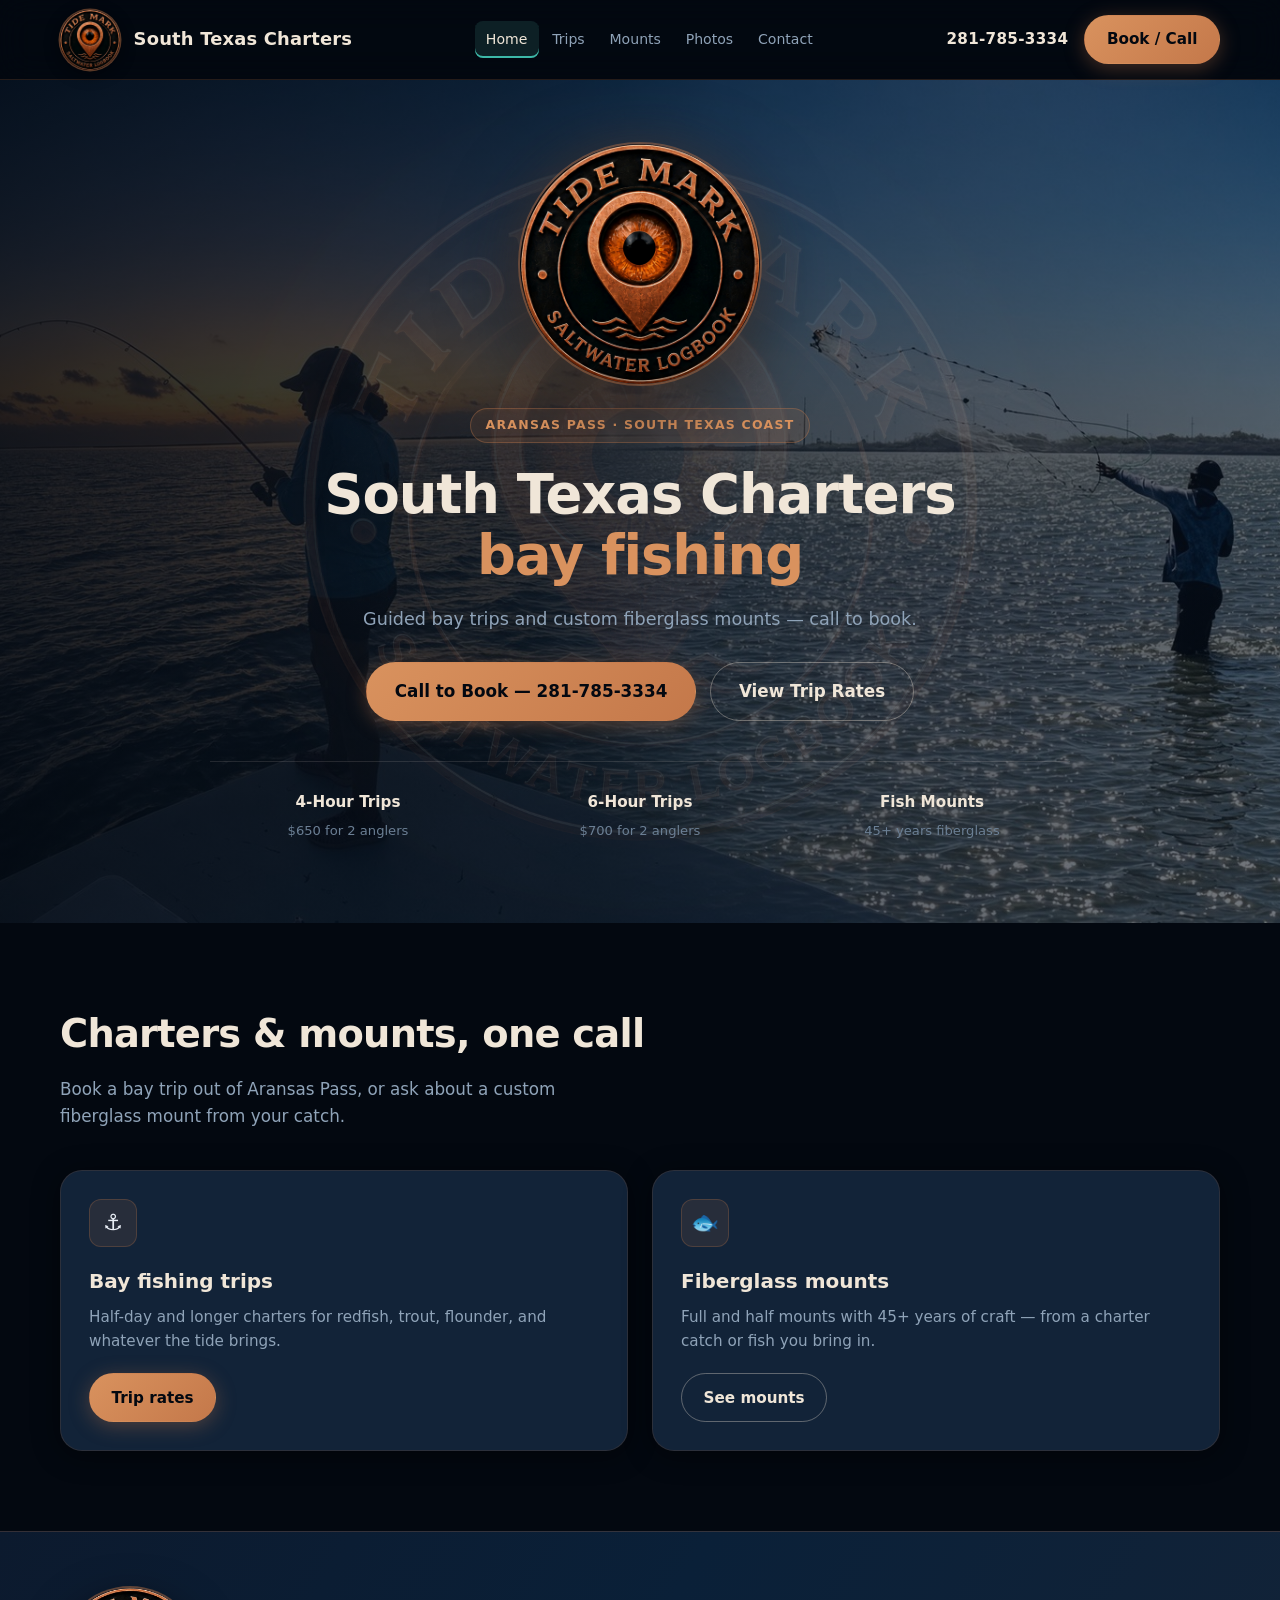
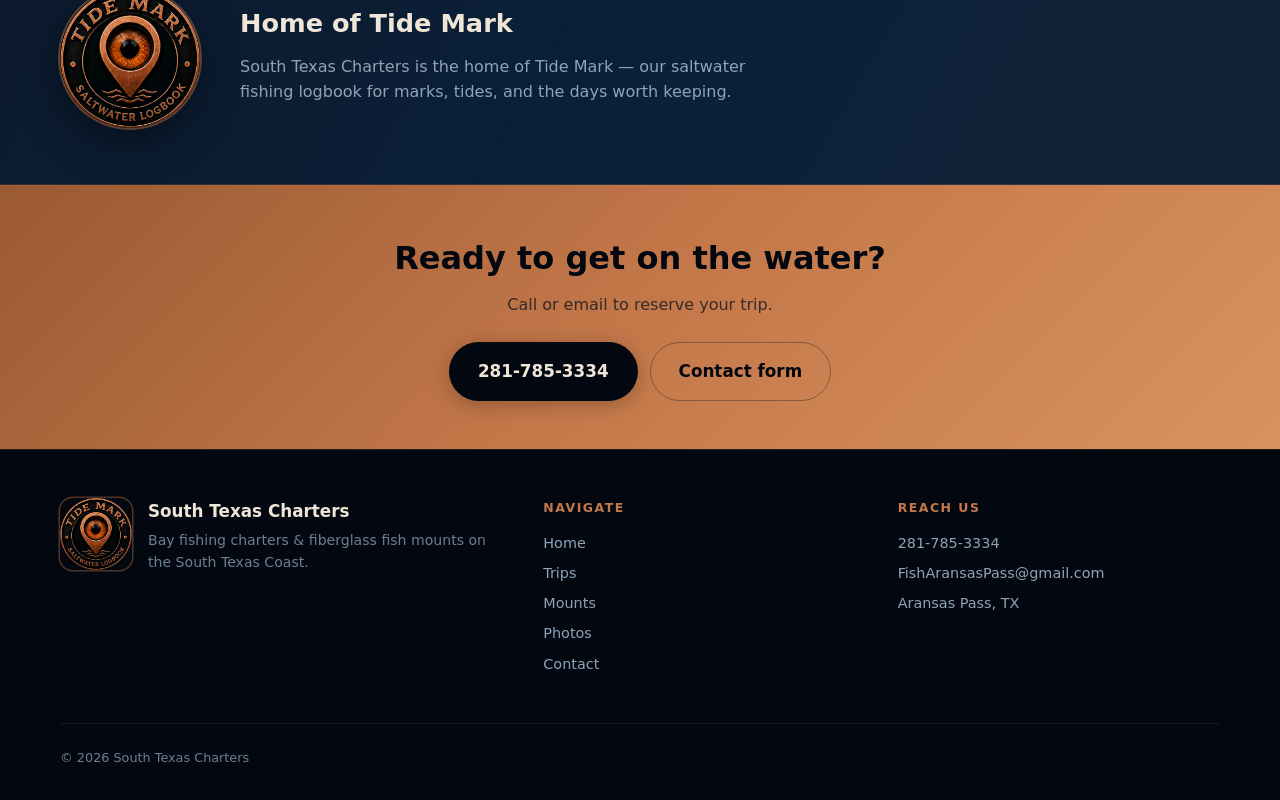
<file: index.html>
<!DOCTYPE html>
<html lang="en">
<head>
  <meta name="google-site-verification" content="J0DwmK0rS-ixHGX6YNfjb8j08rnzRotejl9WS0Tvoow" />
  <meta charset="UTF-8" />
  <meta name="viewport" content="width=device-width, initial-scale=1" />
  <title>South Texas Charters | Bay Fishing &amp; Fish Mounts | Aransas Pass, TX</title>
  <meta name="description" content="Premium bay fishing charters and custom fiberglass fish mounts in Aransas Pass, Texas. Home of Tide Mark. Call 281-785-3334." />
  <link rel="icon" type="image/png" sizes="32x32" href="assets/favicon-32.png" />
  <link rel="apple-touch-icon" href="assets/favicon-180.png" />
  <link rel="stylesheet" href="css/styles.css" />
</head>
<body>
  <header class="site-header">
    <div class="container header-inner">
      <a href="index.html" class="brand" aria-label="South Texas Charters home">
        <img class="brand-seal" src="assets/tide-mark-seal.png" width="60" height="60" alt="Tide Mark Saltwater Logbook seal — South Texas Charters" />
        <span class="brand-text">
          <span class="brand-name">South Texas Charters</span>
        </span>
      </a>

      <nav class="nav-desktop" aria-label="Primary">
        <a href="index.html" class="active">Home</a>
        <a href="trips.html">Trips</a>
        <a href="mounts.html">Mounts</a>
        <a href="photos.html">Photos</a>
        <a href="contact.html">Contact</a>
      </nav>

      <div class="header-cta">
        <a class="header-phone" href="tel:2817853334">281-785-3334</a>
        <a class="btn btn-primary" href="tel:2817853334">Book / Call</a>
      </div>

      <button class="nav-toggle" type="button" aria-label="Open menu" aria-expanded="false">
        <span></span><span></span><span></span>
      </button>
    </div>
  </header>

  <nav class="nav-mobile" aria-label="Mobile">
    <a href="index.html" class="active">Home</a>
    <a href="trips.html">Trips</a>
    <a href="mounts.html">Mounts</a>
    <a href="photos.html">Photos</a>
    <a href="contact.html">Contact</a>
    <a class="btn btn-primary" href="tel:2817853334">Call 281-785-3334</a>
  </nav>
  <main>
    <section class="hero" id="home">
      <div class="hero-bg" role="img" aria-label="Sunset angler and cast net on a South Texas bay"></div>
      <img class="hero-watermark" src="assets/tide-mark-seal.png" alt="" aria-hidden="true" />
      <div class="container hero-content">
        <div class="hero-seal-center">
          <img src="assets/tide-mark-seal.png" alt="Tide Mark Saltwater Logbook seal" width="240" height="240" />
        </div>
        <div class="hero-badge">Aransas Pass · South Texas Coast</div>
        <h1>South Texas Charters<br /><span class="accent">bay fishing</span></h1>
        <p class="hero-sub">Guided bay trips and custom fiberglass mounts — call to book.</p>
        <div class="hero-ctas">
          <a class="btn btn-primary btn-lg" href="tel:2817853334">Call to Book — 281-785-3334</a>
          <a class="btn btn-secondary btn-lg" href="trips.html">View Trip Rates</a>
        </div>
        <div class="hero-meta">
          <div class="hero-meta-item">
            <strong>4-Hour Trips</strong>
            <span>$650 for 2 anglers</span>
          </div>
          <div class="hero-meta-item">
            <strong>6-Hour Trips</strong>
            <span>$700 for 2 anglers</span>
          </div>
          <div class="hero-meta-item">
            <strong>Fish Mounts</strong>
            <span>45+ years fiberglass</span>
          </div>
        </div>
      </div>
    </section>

    <section class="section">
      <div class="container">
        <div class="section-header">
          <h2 class="section-title">Charters &amp; mounts, one call</h2>
          <p class="section-lead">Book a bay trip out of Aransas Pass, or ask about a custom fiberglass mount from your catch.</p>
        </div>
        <div class="cards-grid two">
          <article class="card">
            <div class="card-icon" aria-hidden="true">⚓</div>
            <h3>Bay fishing trips</h3>
            <p>Half-day and longer charters for redfish, trout, flounder, and whatever the tide brings.</p>
            <a class="btn btn-primary" href="trips.html">Trip rates</a>
          </article>
          <article class="card">
            <div class="card-icon" aria-hidden="true">🐟</div>
            <h3>Fiberglass mounts</h3>
            <p>Full and half mounts with 45+ years of craft — from a charter catch or fish you bring in.</p>
            <a class="btn btn-secondary" href="mounts.html">See mounts</a>
          </article>
        </div>
      </div>
    </section>

    <section class="tidemark-band" aria-label="Tide Mark">
      <div class="container tidemark-inner">
        <img class="tidemark-seal-lg" src="assets/tide-mark-seal.png" alt="Tide Mark Saltwater Logbook seal" width="140" height="140" />
        <div class="tidemark-copy">
          <h2>Home of Tide Mark</h2>
          <p>
            South Texas Charters is the home of Tide Mark — our saltwater fishing logbook for marks, tides, and the days worth keeping.
          </p>
        </div>
      </div>
    </section>

    <section class="cta-banner">
      <div class="container">
        <h2>Ready to get on the water?</h2>
        <p>Call or email to reserve your trip.</p>
        <div class="cta-actions">
          <a class="btn btn-on-copper btn-lg" href="tel:2817853334">281-785-3334</a>
          <a class="btn btn-ghost btn-lg" href="contact.html">Contact form</a>
        </div>
      </div>
    </section>
  </main>
  <footer class="site-footer">
    <div class="container">
      <div class="footer-grid">
        <div class="footer-brand">
          <img src="assets/tide-mark-seal.png" alt="Tide Mark Saltwater Logbook seal" width="72" height="72" />
          <div>
            <h3>South Texas Charters</h3>
            <p>Bay fishing charters &amp; fiberglass fish mounts on the South Texas Coast.</p>
          </div>
        </div>
        <div class="footer-col">
          <h4>Navigate</h4>
          <a href="index.html">Home</a>
          <a href="trips.html">Trips</a>
          <a href="mounts.html">Mounts</a>
          <a href="photos.html">Photos</a>
          <a href="contact.html">Contact</a>
        </div>
        <div class="footer-col">
          <h4>Reach us</h4>
          <a href="tel:2817853334">281-785-3334</a>
          <a href="mailto:FishAransasPass@gmail.com">FishAransasPass@gmail.com</a>
          <p>Aransas Pass, TX</p>
        </div>
      </div>
      <div class="footer-bottom">
        <span>© 2026 South Texas Charters</span>
      </div>
    </div>
  </footer>

  <div class="mobile-bar" role="navigation" aria-label="Quick actions">
    <a class="btn btn-primary" href="tel:2817853334">Call 281-785-3334</a>
    <a class="btn btn-secondary" href="trips.html">Rates</a>
  </div>

  <script src="js/main.js"></script>
</body>
</html>
</file>
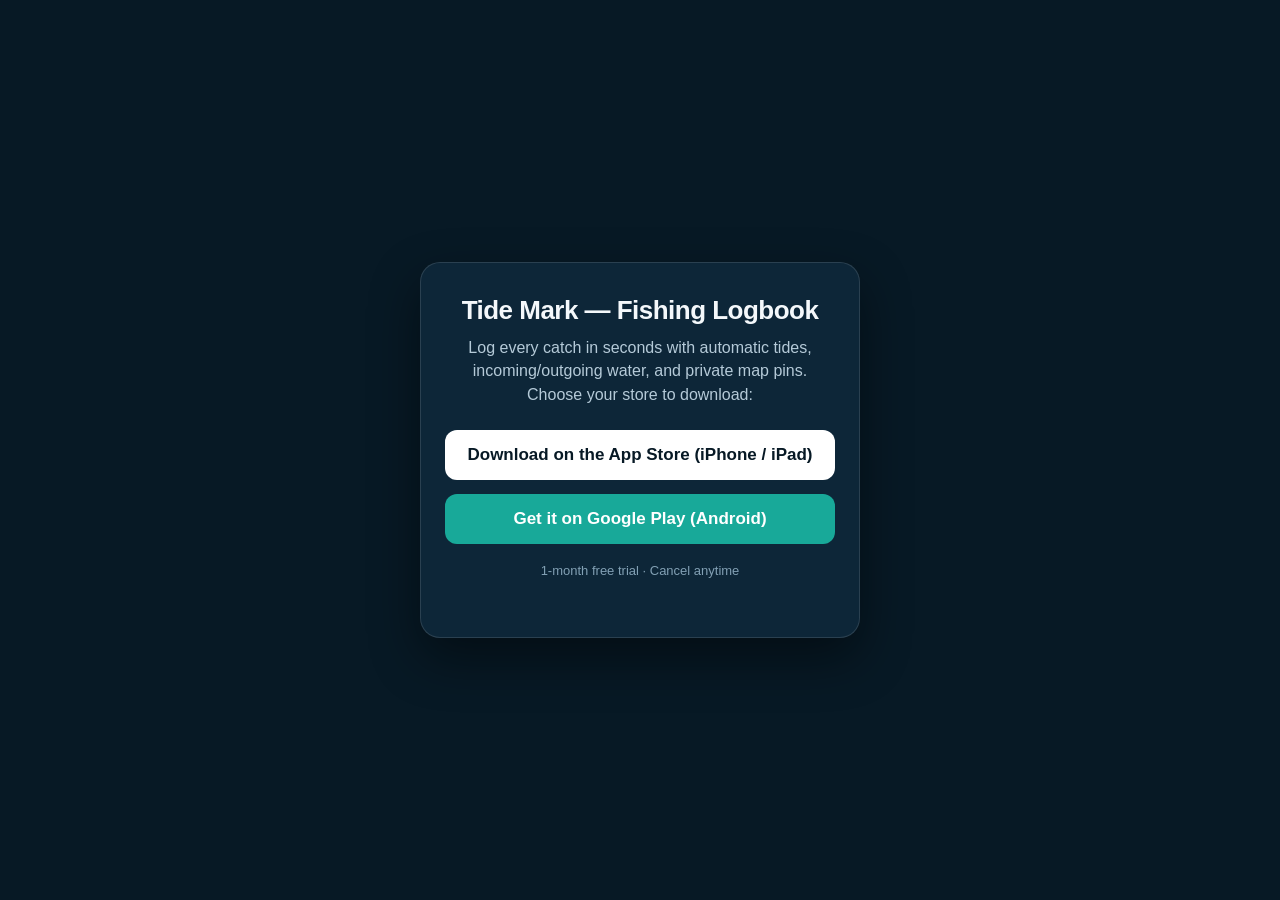
<file: tidemark/index.html>
<!DOCTYPE html>
<html lang="en">
<head>
  <meta charset="utf-8" />
  <meta name="viewport" content="width=device-width, initial-scale=1" />
  <title>Download Tide Mark — Fishing Logbook</title>
  <meta name="description" content="Download Tide Mark Fishing Logbook on the App Store or Google Play. Log every catch in seconds with automatic tides, weather, and map pins." />
  <meta property="og:title" content="Tide Mark — Your Logbook, Your Spots" />
  <meta property="og:description" content="Log every catch in seconds with automatic tide height, incoming/outgoing water, and private map pins. Download on the App Store or Google Play." />
  <meta property="og:type" content="website" />
  <meta property="og:url" content="https://southtexascharters.com/tidemark" />
  <script>
    (function () {
      var ua = navigator.userAgent || navigator.vendor || window.opera || "";
      var iosUrl = "https://apps.apple.com/us/app/tide-mark-fishing-logbook/id6808864529";
      var androidUrl = "https://play.google.com/store/apps/details?id=com.tidemark.logbook";
      if (/android/i.test(ua)) {
        window.location.replace(androidUrl);
      } else if (/iPad|iPhone|iPod/.test(ua) || (navigator.platform === "MacIntel" && navigator.maxTouchPoints > 1)) {
        window.location.replace(iosUrl);
      }
    })();
  </script>
  <style>
    * { box-sizing: border-box; margin: 0; padding: 0; }
    body {
      font-family: -apple-system, BlinkMacSystemFont, "Segoe UI", Roboto, Helvetica, Arial, sans-serif;
      background: #071925;
      color: #f4f8fb;
      min-height: 100vh;
      display: flex;
      align-items: center;
      justify-content: center;
      padding: 24px;
      text-align: center;
    }
    .card {
      max-width: 440px;
      width: 100%;
      background: #0d2638;
      border: 1px solid rgba(255,255,255,0.12);
      border-radius: 20px;
      padding: 32px 24px;
      box-shadow: 0 20px 50px rgba(0,0,0,0.45);
    }
    h1 {
      font-size: 26px;
      font-weight: 800;
      letter-spacing: -0.02em;
      margin-bottom: 10px;
    }
    p {
      color: #b5cad8;
      font-size: 16px;
      line-height: 1.45;
      margin-bottom: 24px;
    }
    .btns {
      display: flex;
      flex-direction: column;
      gap: 14px;
    }
    .btn {
      display: block;
      text-decoration: none;
      font-weight: 700;
      font-size: 17px;
      padding: 15px 20px;
      border-radius: 12px;
      transition: transform 0.12s ease, opacity 0.12s ease;
    }
    .btn:active { transform: scale(0.98); }
    .btn-apple {
      background: #ffffff;
      color: #071925;
    }
    .btn-google {
      background: #18a999;
      color: #ffffff;
    }
    .sub {
      margin-top: 18px;
      font-size: 13px;
      color: #82a0b4;
    }
  </style>
</head>
<body>
  <div class="card">
    <h1>Tide Mark — Fishing Logbook</h1>
    <p>Log every catch in seconds with automatic tides, incoming/outgoing water, and private map pins. Choose your store to download:</p>
    <div class="btns">
      <a class="btn btn-apple" href="https://apps.apple.com/us/app/tide-mark-fishing-logbook/id6808864529">Download on the App Store (iPhone / iPad)</a>
      <a class="btn btn-google" href="https://play.google.com/store/apps/details?id=com.tidemark.logbook">Get it on Google Play (Android)</a>
    </div>
    <p class="sub">1-month free trial · Cancel anytime</p>
  </div>
</body>
</html>
</file>
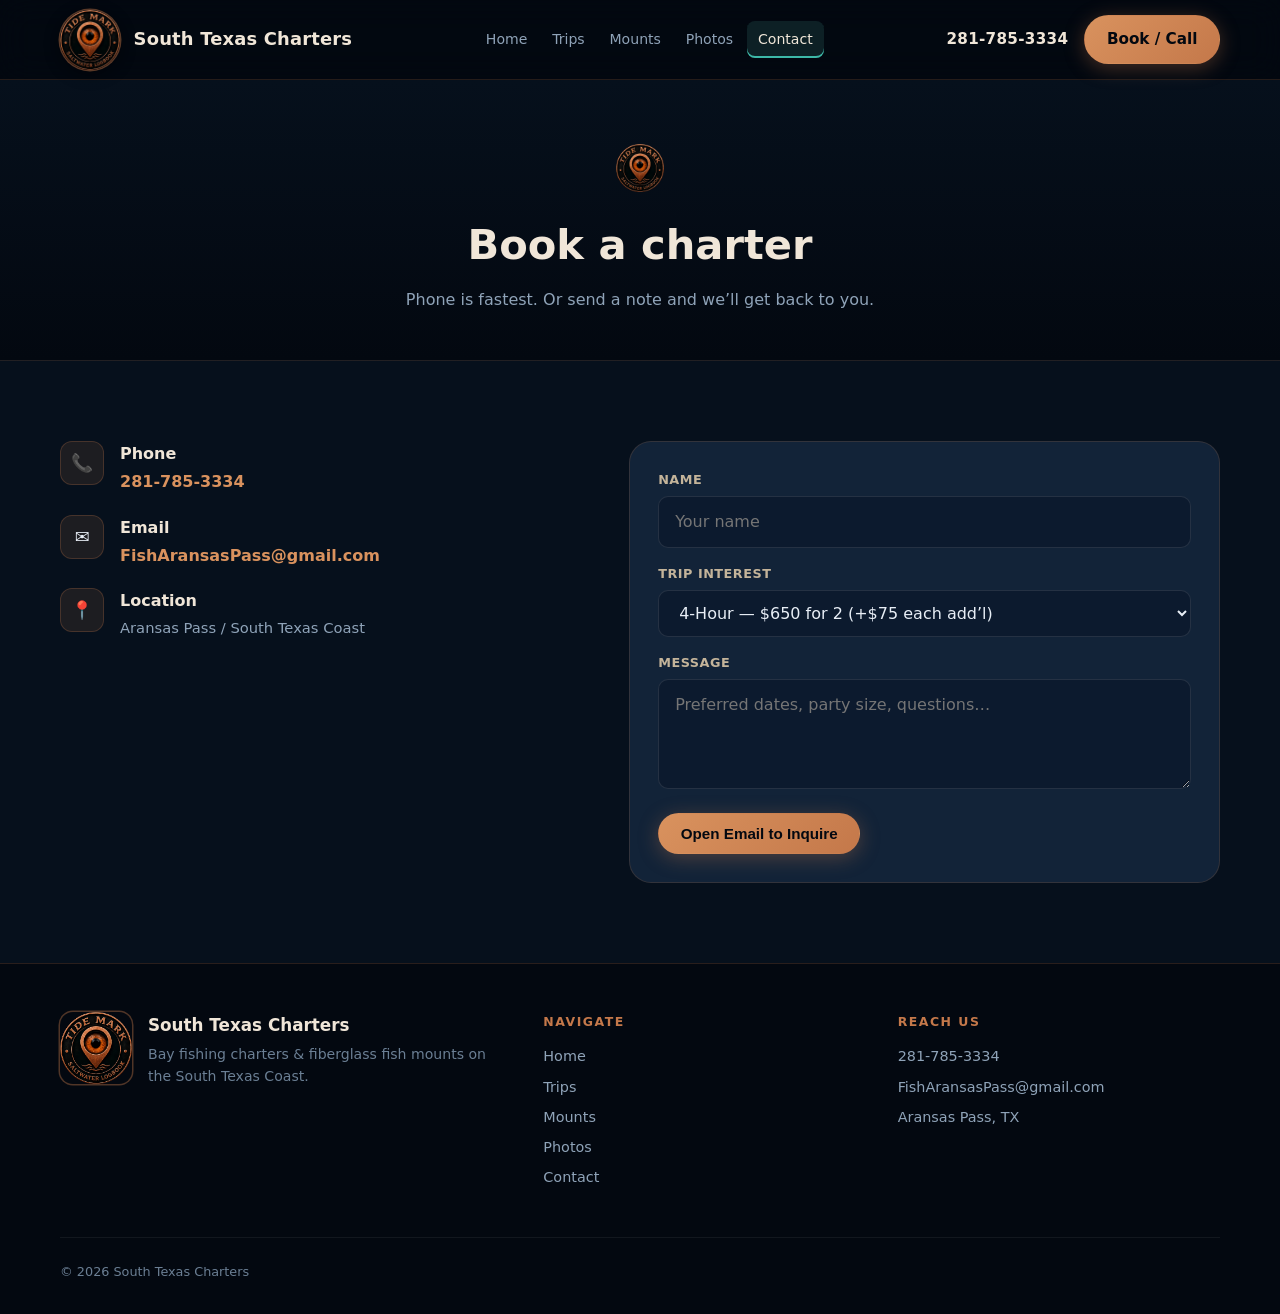
<file: contact.html>
<!DOCTYPE html>
<html lang="en">
<head>
  <meta charset="UTF-8" />
  <meta name="viewport" content="width=device-width, initial-scale=1" />
  <title>Contact &amp; Book | South Texas Charters</title>
  <meta name="description" content="Book a South Texas Charters bay trip or ask about fish mounts. Call 281-785-3334 or email FishAransasPass@gmail.com." />
  <link rel="icon" type="image/png" sizes="32x32" href="assets/favicon-32.png" />
  <link rel="apple-touch-icon" href="assets/favicon-180.png" />
  <link rel="stylesheet" href="css/styles.css" />
</head>
<body>
  <header class="site-header">
    <div class="container header-inner">
      <a href="index.html" class="brand" aria-label="South Texas Charters home">
        <img class="brand-seal" src="assets/tide-mark-seal.png" width="60" height="60" alt="Tide Mark Saltwater Logbook seal — South Texas Charters" />
        <span class="brand-text">
          <span class="brand-name">South Texas Charters</span>
        </span>
      </a>

      <nav class="nav-desktop" aria-label="Primary">
        <a href="index.html">Home</a>
        <a href="trips.html">Trips</a>
        <a href="mounts.html">Mounts</a>
        <a href="photos.html">Photos</a>
        <a href="contact.html" class="active">Contact</a>
      </nav>

      <div class="header-cta">
        <a class="header-phone" href="tel:2817853334">281-785-3334</a>
        <a class="btn btn-primary" href="tel:2817853334">Book / Call</a>
      </div>

      <button class="nav-toggle" type="button" aria-label="Open menu" aria-expanded="false">
        <span></span><span></span><span></span>
      </button>
    </div>
  </header>

  <nav class="nav-mobile" aria-label="Mobile">
    <a href="index.html">Home</a>
    <a href="trips.html">Trips</a>
    <a href="mounts.html">Mounts</a>
    <a href="photos.html">Photos</a>
    <a href="contact.html" class="active">Contact</a>
    <a class="btn btn-primary" href="tel:2817853334">Call 281-785-3334</a>
  </nav>
  <main>
    <section class="page-hero">
      <div class="container">
        <div class="brand-inline">
          <img src="assets/tide-mark-seal.png" alt="Tide Mark Saltwater Logbook seal" width="48" height="48" />
        </div>
        <h1>Book a charter</h1>
        <p>Phone is fastest. Or send a note and we’ll get back to you.</p>
      </div>
    </section>

    <section class="section section-alt" id="contact">
      <div class="container">
        <div class="contact-grid">
          <div class="contact-details">
            <div class="contact-row">
              <div class="contact-icon" aria-hidden="true">📞</div>
              <div>
                <strong>Phone</strong>
                <a href="tel:2817853334">281-785-3334</a>
              </div>
            </div>
            <div class="contact-row">
              <div class="contact-icon" aria-hidden="true">✉️</div>
              <div>
                <strong>Email</strong>
                <a href="mailto:FishAransasPass@gmail.com">FishAransasPass@gmail.com</a>
              </div>
            </div>
            <div class="contact-row">
              <div class="contact-icon" aria-hidden="true">📍</div>
              <div>
                <strong>Location</strong>
                <p>Aransas Pass / South Texas Coast</p>
              </div>
            </div>
          </div>

          <form class="contact-form" action="mailto:FishAransasPass@gmail.com" method="get" enctype="text/plain">
            <input type="hidden" name="subject" value="South Texas Charters — Charter Inquiry" />
            <div class="form-row">
              <label for="name">Name</label>
              <input id="name" name="body" type="text" placeholder="Your name" required />
            </div>
            <div class="form-row">
              <label for="trip">Trip interest</label>
              <select id="trip" name="trip">
                <option>4-Hour — $650 for 2 (+$75 each add’l)</option>
                <option>6-Hour — $700 for 2 (+$100 each add’l)</option>
                <option>Fish mounts</option>
                <option>Not sure — call me</option>
              </select>
            </div>
            <div class="form-row">
              <label for="msg">Message</label>
              <textarea id="msg" name="message" placeholder="Preferred dates, party size, questions…"></textarea>
            </div>
            <button class="btn btn-primary" type="submit">Open Email to Inquire</button>
          </form>
        </div>
      </div>
    </section>
  </main>
  <footer class="site-footer">
    <div class="container">
      <div class="footer-grid">
        <div class="footer-brand">
          <img src="assets/tide-mark-seal.png" alt="Tide Mark Saltwater Logbook seal" width="72" height="72" />
          <div>
            <h3>South Texas Charters</h3>
            <p>Bay fishing charters &amp; fiberglass fish mounts on the South Texas Coast.</p>
          </div>
        </div>
        <div class="footer-col">
          <h4>Navigate</h4>
          <a href="index.html">Home</a>
          <a href="trips.html">Trips</a>
          <a href="mounts.html">Mounts</a>
          <a href="photos.html">Photos</a>
          <a href="contact.html">Contact</a>
        </div>
        <div class="footer-col">
          <h4>Reach us</h4>
          <a href="tel:2817853334">281-785-3334</a>
          <a href="mailto:FishAransasPass@gmail.com">FishAransasPass@gmail.com</a>
          <p>Aransas Pass, TX</p>
        </div>
      </div>
      <div class="footer-bottom">
        <span>© 2026 South Texas Charters</span>
      </div>
    </div>
  </footer>

  <div class="mobile-bar" role="navigation" aria-label="Quick actions">
    <a class="btn btn-primary" href="tel:2817853334">Call 281-785-3334</a>
    <a class="btn btn-secondary" href="trips.html">Rates</a>
  </div>

  <script src="js/main.js"></script>
</body>
</html>
</file>
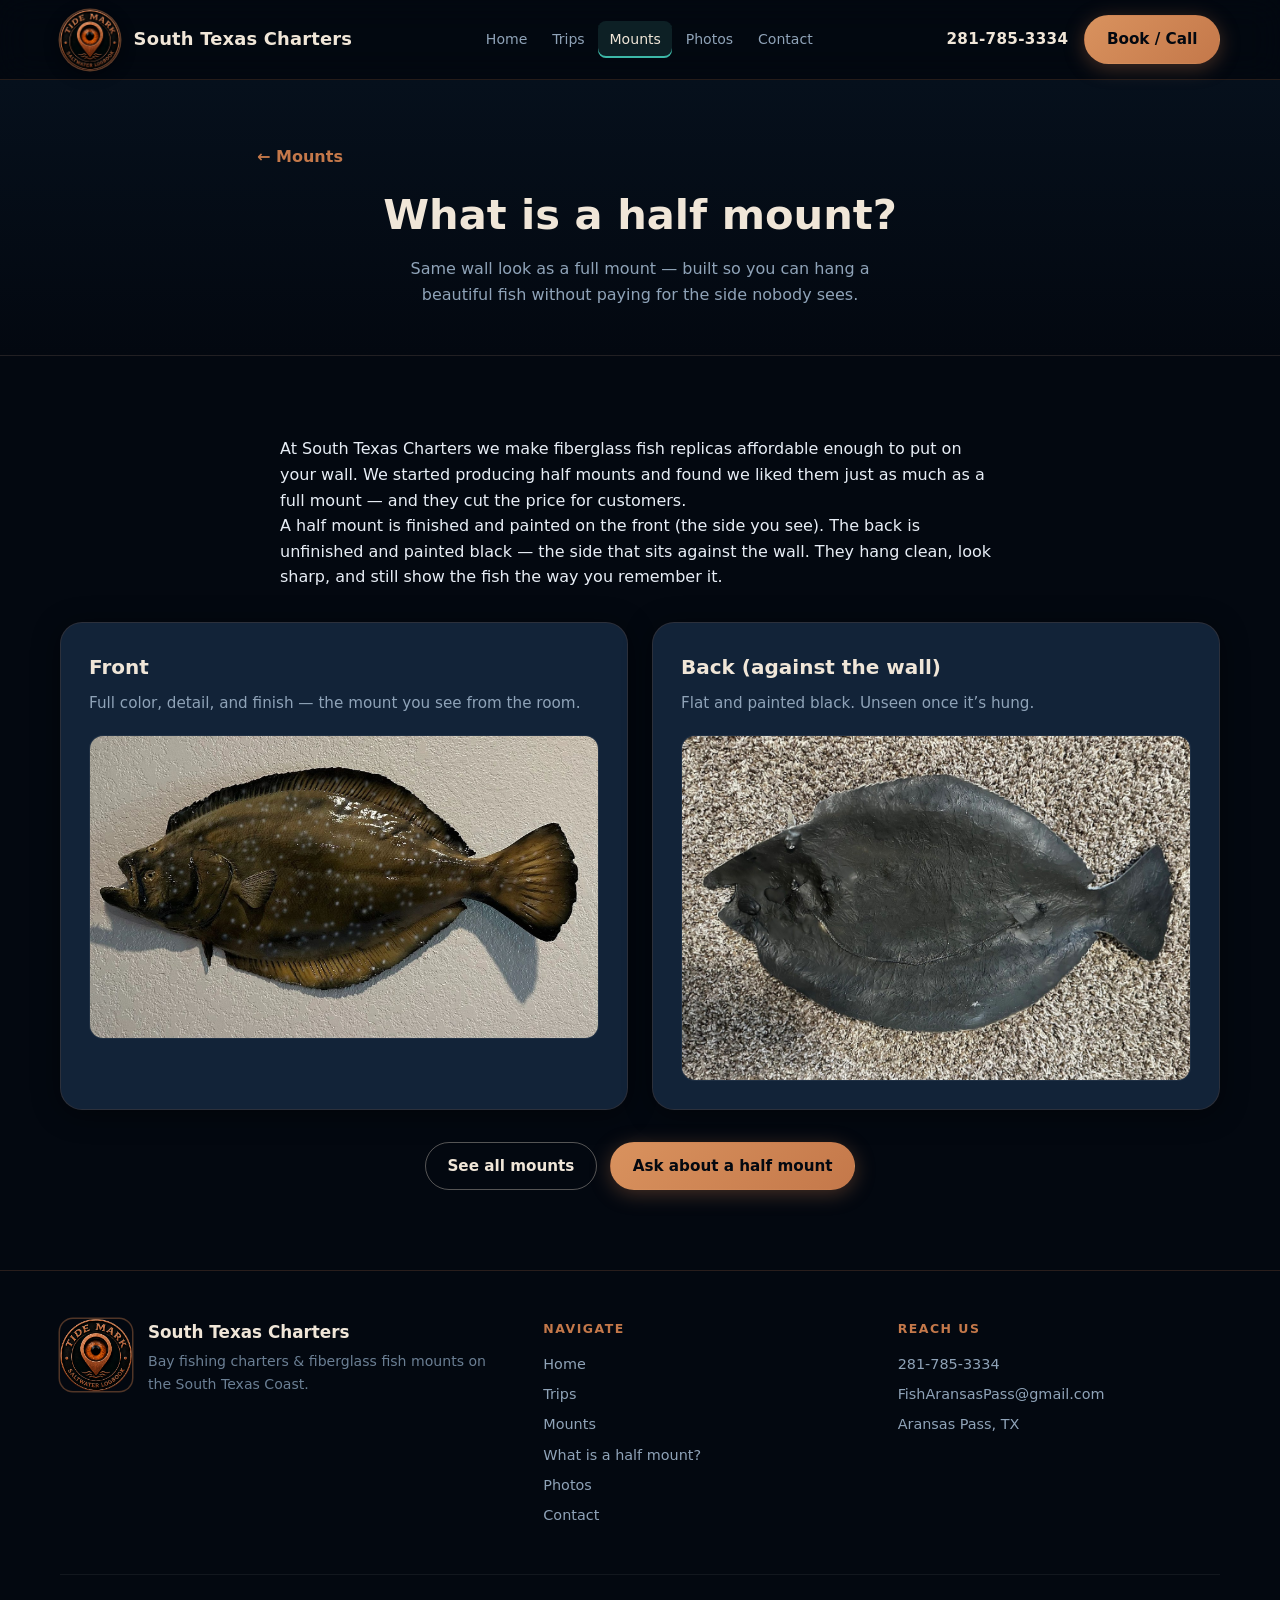
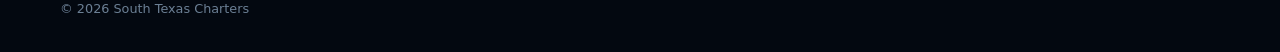
<file: half-mount.html>
<!DOCTYPE html>
<html lang="en">
<head>
  <meta charset="UTF-8" />
  <meta name="viewport" content="width=device-width, initial-scale=1" />
  <title>What Is a Half Mount? | South Texas Charters</title>
  <meta name="description" content="Half mounts are fiberglass fish replicas with a finished front and a flat black back — same look on the wall as a full mount, for less. Aransas Pass, TX." />
  <link rel="icon" type="image/png" sizes="32x32" href="assets/favicon-32.png" />
  <link rel="apple-touch-icon" href="assets/favicon-180.png" />
  <link rel="stylesheet" href="css/styles.css" />
</head>
<body>
  <header class="site-header">
    <div class="container header-inner">
      <a href="index.html" class="brand" aria-label="South Texas Charters home">
        <img class="brand-seal" src="assets/tide-mark-seal.png" width="60" height="60" alt="Tide Mark Saltwater Logbook seal — South Texas Charters" />
        <span class="brand-text">
          <span class="brand-name">South Texas Charters</span>
        </span>
      </a>

      <nav class="nav-desktop" aria-label="Primary">
        <a href="index.html">Home</a>
        <a href="trips.html">Trips</a>
        <a href="mounts.html" class="active">Mounts</a>
        <a href="photos.html">Photos</a>
        <a href="contact.html">Contact</a>
      </nav>

      <div class="header-cta">
        <a class="header-phone" href="tel:2817853334">281-785-3334</a>
        <a class="btn btn-primary" href="tel:2817853334">Book / Call</a>
      </div>

      <button class="nav-toggle" type="button" aria-label="Open menu" aria-expanded="false">
        <span></span><span></span><span></span>
      </button>
    </div>
  </header>

  <nav class="nav-mobile" aria-label="Mobile">
    <a href="index.html">Home</a>
    <a href="trips.html">Trips</a>
    <a href="mounts.html" class="active">Mounts</a>
    <a href="photos.html">Photos</a>
    <a href="contact.html">Contact</a>
    <a class="btn btn-primary" href="tel:2817853334">Call 281-785-3334</a>
  </nav>

  <main>
    <section class="page-hero">
      <div class="container">
        <p style="margin:0 0 0.75rem"><a href="mounts.html" style="color:var(--copper);text-decoration:none;font-weight:600">← Mounts</a></p>
        <h1>What is a half mount?</h1>
        <p>Same wall look as a full mount — built so you can hang a beautiful fish without paying for the side nobody sees.</p>
      </div>
    </section>

    <section class="section">
      <div class="container">
        <div style="max-width:720px;margin:0 auto 2rem">
          <p>At South Texas Charters we make fiberglass fish replicas affordable enough to put on your wall. We started producing half mounts and found we liked them just as much as a full mount — and they cut the price for customers.</p>
          <p>A half mount is finished and painted on the front (the side you see). The back is unfinished and painted black — the side that sits against the wall. They hang clean, look sharp, and still show the fish the way you remember it.</p>
        </div>
        <div class="cards-grid two">
          <article class="card">
            <h3>Front</h3>
            <p>Full color, detail, and finish — the mount you see from the room.</p>
            <figure class="photo-card" style="margin-top:1rem">
              <img src="assets/photos/old-f1770c0f-6851-4a15-8c9b-69678a1b700f.jpg" alt="Half mount front view" loading="lazy" />
            </figure>
          </article>
          <article class="card">
            <h3>Back (against the wall)</h3>
            <p>Flat and painted black. Unseen once it’s hung.</p>
            <figure class="photo-card" style="margin-top:1rem">
              <img src="assets/photos/old-5861ae60-e467-436b-9023-28814bfb8eca.jpg" alt="Half mount back view against the wall" loading="lazy" />
            </figure>
          </article>
        </div>
        <p style="text-align:center;margin-top:2rem">
          <a class="btn btn-secondary" href="mounts.html">See all mounts</a>
          <a class="btn btn-primary" href="contact.html" style="margin-left:0.5rem">Ask about a half mount</a>
        </p>
      </div>
    </section>
  </main>

  <footer class="site-footer">
    <div class="container">
      <div class="footer-grid">
        <div class="footer-brand">
          <img src="assets/tide-mark-seal.png" alt="Tide Mark Saltwater Logbook seal" width="72" height="72" />
          <div>
            <h3>South Texas Charters</h3>
            <p>Bay fishing charters &amp; fiberglass fish mounts on the South Texas Coast.</p>
          </div>
        </div>
        <div class="footer-col">
          <h4>Navigate</h4>
          <a href="index.html">Home</a>
          <a href="trips.html">Trips</a>
          <a href="mounts.html">Mounts</a>
          <a href="half-mount.html">What is a half mount?</a>
          <a href="photos.html">Photos</a>
          <a href="contact.html">Contact</a>
        </div>
        <div class="footer-col">
          <h4>Reach us</h4>
          <a href="tel:2817853334">281-785-3334</a>
          <a href="mailto:FishAransasPass@gmail.com">FishAransasPass@gmail.com</a>
          <p>Aransas Pass, TX</p>
        </div>
      </div>
      <div class="footer-bottom">
        <span>© 2026 South Texas Charters</span>
      </div>
    </div>
  </footer>

  <div class="mobile-bar" role="navigation" aria-label="Quick actions">
    <a class="btn btn-primary" href="tel:2817853334">Call 281-785-3334</a>
    <a class="btn btn-secondary" href="mounts.html">Mounts</a>
  </div>

  <script src="js/main.js"></script>
</body>
</html>
</file>
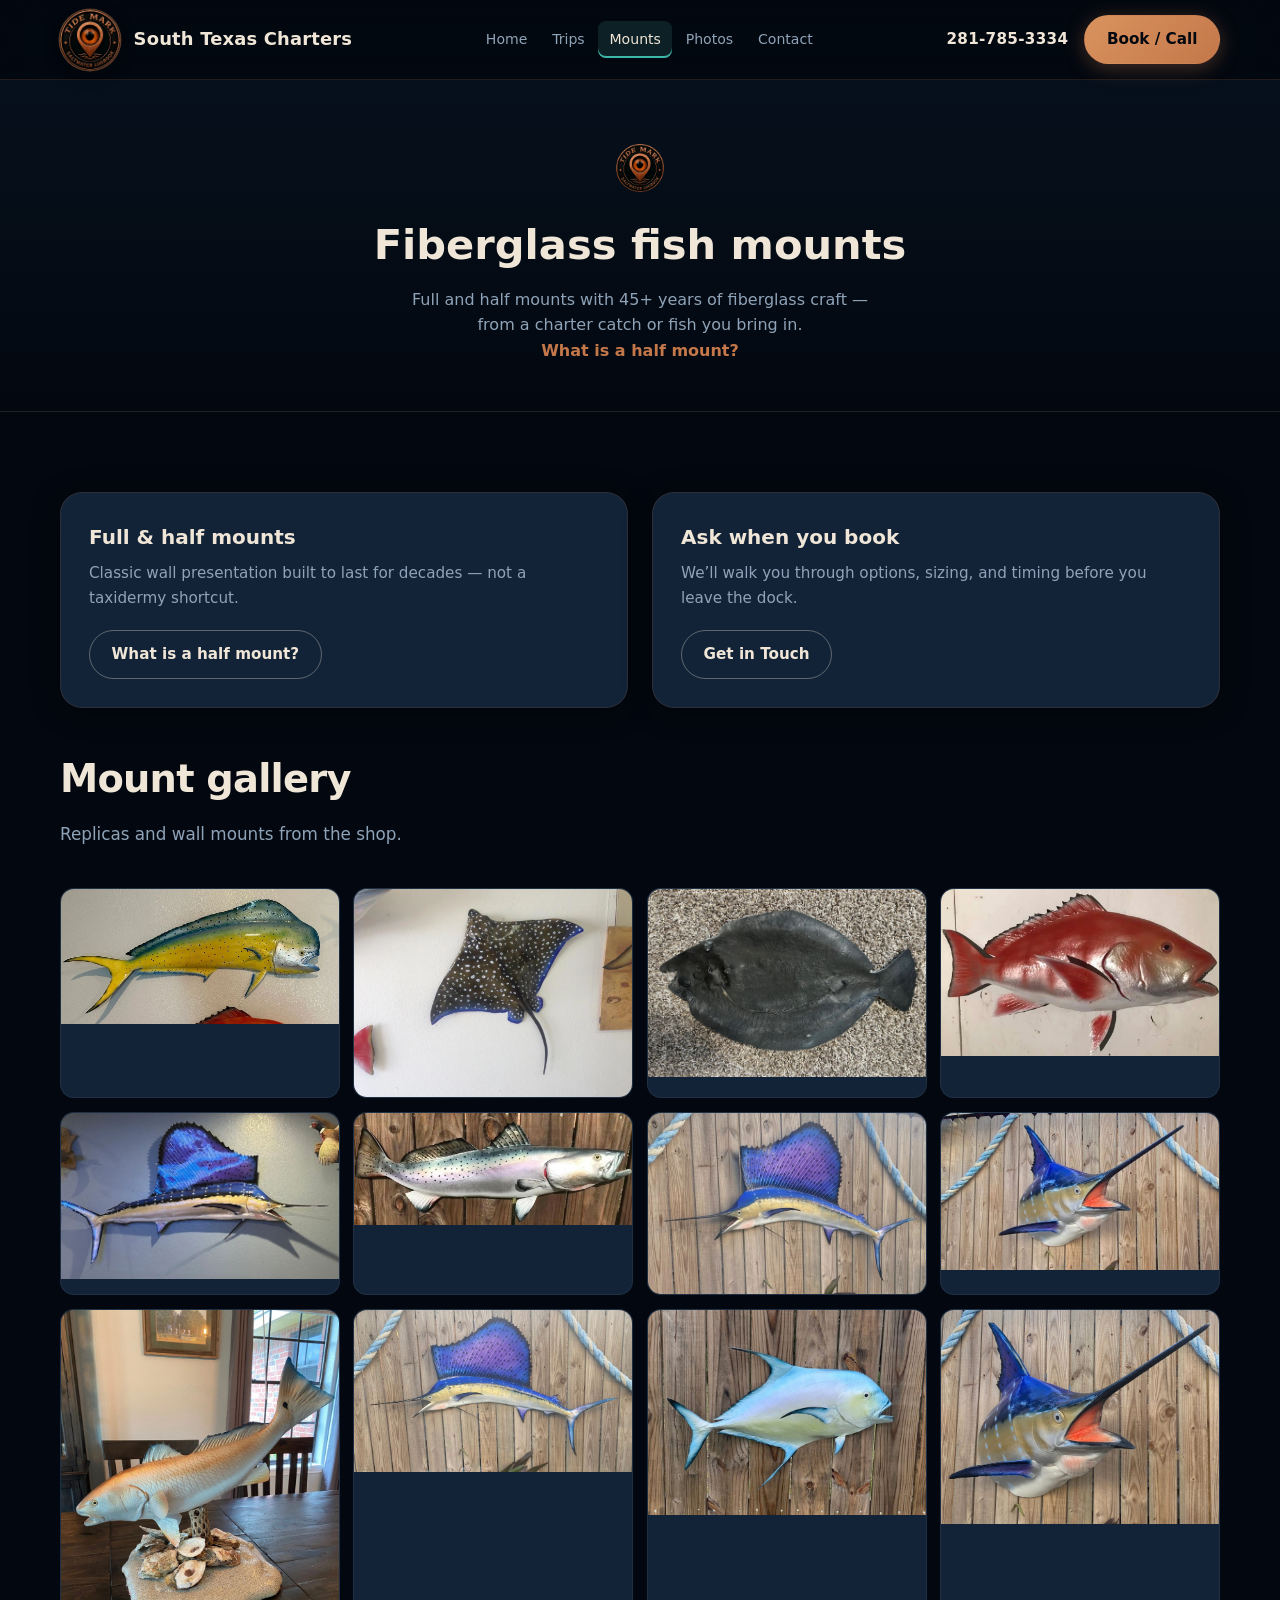
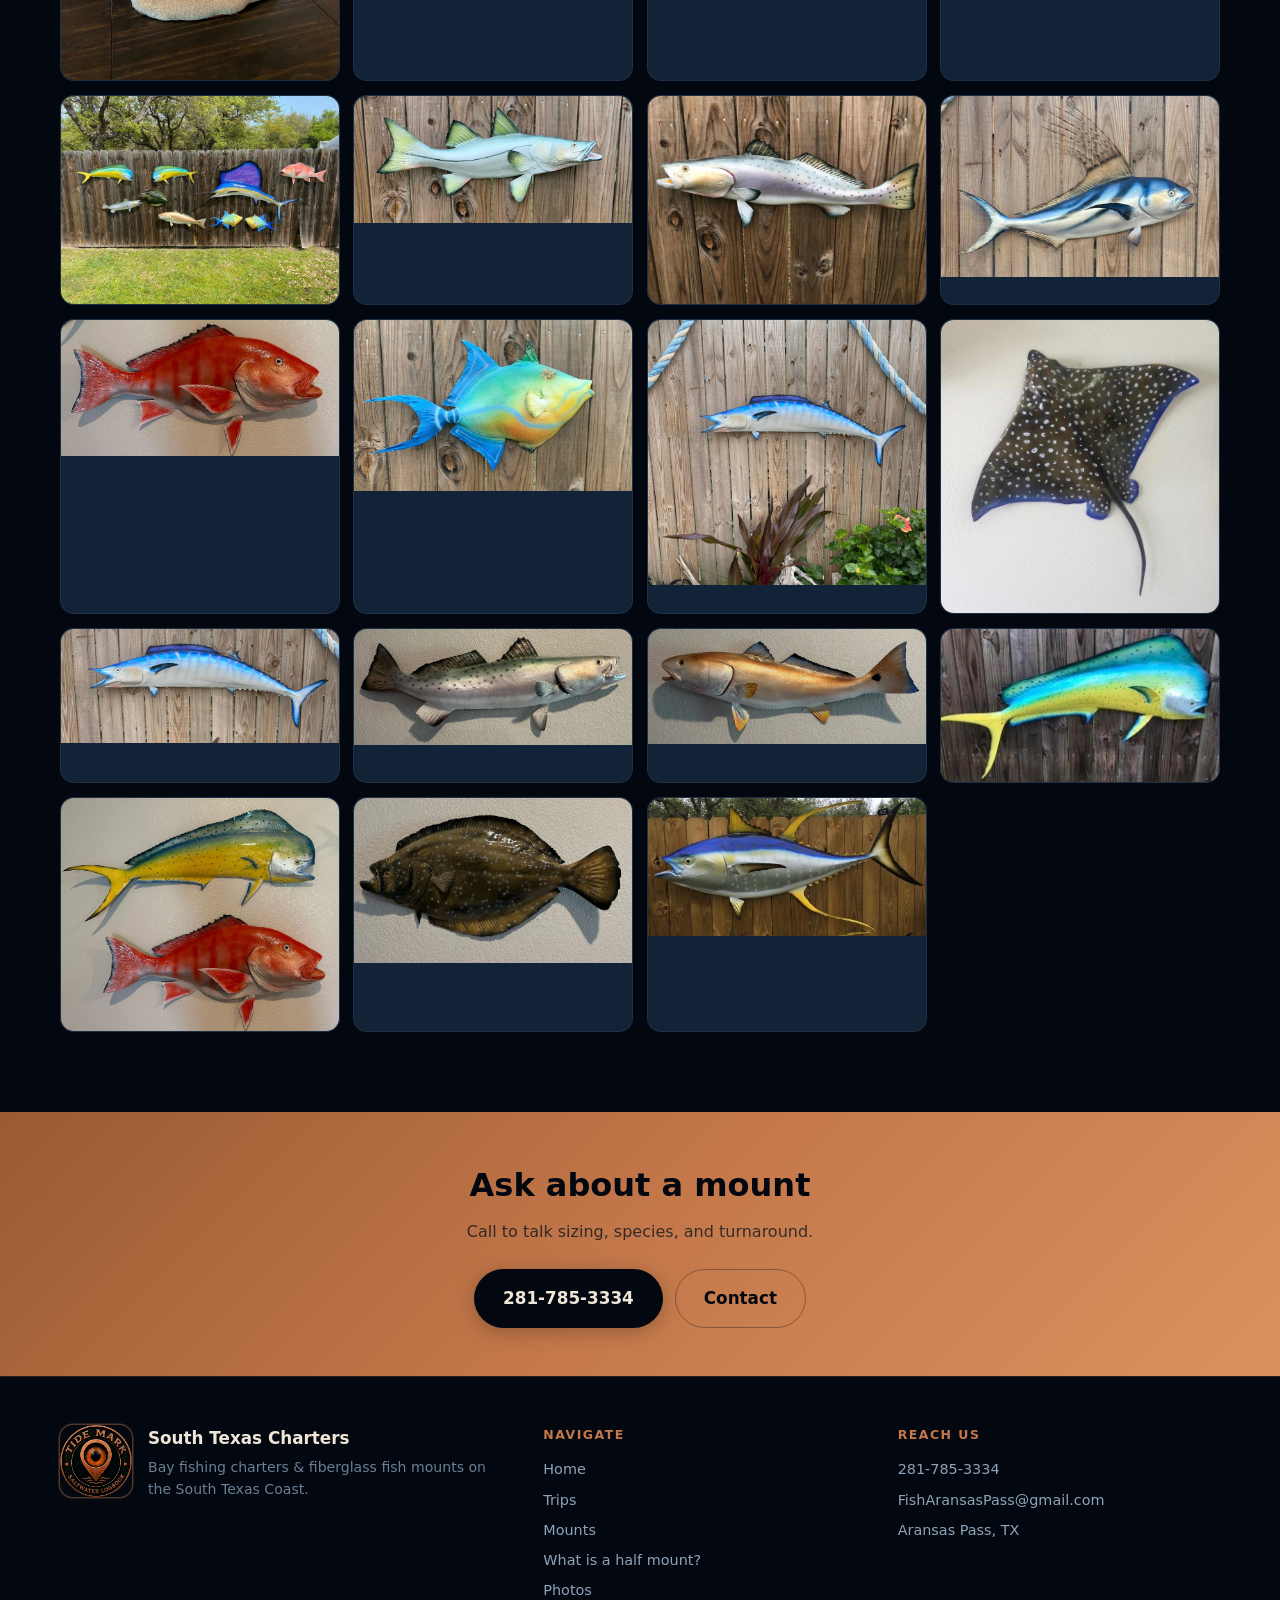
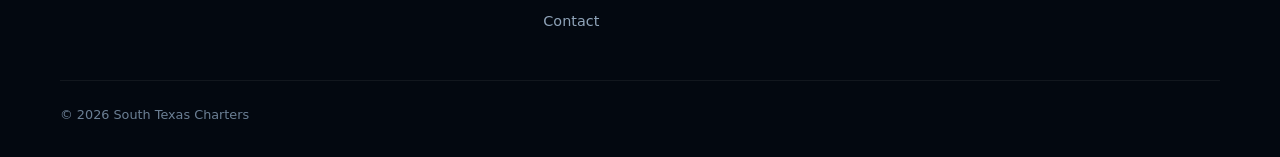
<file: mounts.html>
<!DOCTYPE html>
<html lang="en">
<head>
  <meta charset="UTF-8" />
  <meta name="viewport" content="width=device-width, initial-scale=1" />
  <title>Fiberglass Fish Mounts | South Texas Charters</title>
  <meta name="description" content="Custom full and half fiberglass fish mounts with 45+ years of craft. Aransas Pass, TX. Call 281-785-3334." />
  <link rel="icon" type="image/png" sizes="32x32" href="assets/favicon-32.png" />
  <link rel="apple-touch-icon" href="assets/favicon-180.png" />
  <link rel="stylesheet" href="css/styles.css" />
</head>
<body>
  <header class="site-header">
    <div class="container header-inner">
      <a href="index.html" class="brand" aria-label="South Texas Charters home">
        <img class="brand-seal" src="assets/tide-mark-seal.png" width="60" height="60" alt="Tide Mark Saltwater Logbook seal — South Texas Charters" />
        <span class="brand-text">
          <span class="brand-name">South Texas Charters</span>
        </span>
      </a>

      <nav class="nav-desktop" aria-label="Primary">
        <a href="index.html">Home</a>
        <a href="trips.html">Trips</a>
        <a href="mounts.html" class="active">Mounts</a>
        <a href="photos.html">Photos</a>
        <a href="contact.html">Contact</a>
      </nav>

      <div class="header-cta">
        <a class="header-phone" href="tel:2817853334">281-785-3334</a>
        <a class="btn btn-primary" href="tel:2817853334">Book / Call</a>
      </div>

      <button class="nav-toggle" type="button" aria-label="Open menu" aria-expanded="false">
        <span></span><span></span><span></span>
      </button>
    </div>
  </header>

  <nav class="nav-mobile" aria-label="Mobile">
    <a href="index.html">Home</a>
    <a href="trips.html">Trips</a>
    <a href="mounts.html" class="active">Mounts</a>
    <a href="photos.html">Photos</a>
    <a href="contact.html">Contact</a>
    <a class="btn btn-primary" href="tel:2817853334">Call 281-785-3334</a>
  </nav>
  <main>
    <section class="page-hero">
      <div class="container">
        <div class="brand-inline">
          <img src="assets/tide-mark-seal.png" alt="Tide Mark Saltwater Logbook seal" width="48" height="48" />
        </div>
        <h1>Fiberglass fish mounts</h1>
        <p>Full and half mounts with 45+ years of fiberglass craft — from a charter catch or fish you bring in.</p>
        <p><a href="half-mount.html" style="color:var(--copper);font-weight:600">What is a half mount?</a></p>
      </div>
    </section>

    <section class="section" id="mounts">
      <div class="container">
        <div class="cards-grid two">
          <article class="card">
            <h3>Full &amp; half mounts</h3>
            <p>Classic wall presentation built to last for decades — not a taxidermy shortcut.</p>
            <a class="btn btn-secondary" href="half-mount.html">What is a half mount?</a>
          </article>
          <article class="card">
            <h3>Ask when you book</h3>
            <p>We’ll walk you through options, sizing, and timing before you leave the dock.</p>
            <a class="btn btn-secondary" href="contact.html">Get in Touch</a>
          </article>
        </div>
        <div class="section-header" style="margin-top:2.5rem">
          <h2 class="section-title">Mount gallery</h2>
          <p class="section-lead">Replicas and wall mounts from the shop.</p>
        </div>
        <div class="photo-grid">
          <figure class="photo-card">
            <img src="assets/photos/old-2792c9f3-78f4-4241-ae09-a5fa842069ef.jpg" alt="Fiberglass fish mount" loading="lazy" />
          </figure>
          <figure class="photo-card">
            <img src="assets/photos/old-3e128be0-2e6f-44b6-9fd6-28e06f11f86e.jpg" alt="Fiberglass fish mount" loading="lazy" />
          </figure>
          <figure class="photo-card">
            <img src="assets/photos/old-5861ae60-e467-436b-9023-28814bfb8eca.jpg" alt="Fiberglass fish mount" loading="lazy" />
          </figure>
          <figure class="photo-card">
            <img src="assets/photos/old-59871c61-ed62-4669-a089-fed4cc4715d0.jpg" alt="Fiberglass fish mount" loading="lazy" />
          </figure>
          <figure class="photo-card">
            <img src="assets/photos/old-69f838e0-6bce-4944-adc0-6cb9675bfda0.jpg" alt="Fiberglass fish mount" loading="lazy" />
          </figure>
          <figure class="photo-card">
            <img src="assets/photos/old-b98b3b44-d9ae-4e57-ac37-4b22ddb42cb1.jpg" alt="Fiberglass fish mount" loading="lazy" />
          </figure>
          <figure class="photo-card">
            <img src="assets/photos/old-c5d04b20-39c7-4f74-b14f-40b3d458aefd.jpg" alt="Fiberglass fish mount" loading="lazy" />
          </figure>
          <figure class="photo-card">
            <img src="assets/photos/old-ee88599b-6e02-4108-95bd-464f7defc090.jpg" alt="Fiberglass fish mount" loading="lazy" />
          </figure>
          <figure class="photo-card">
            <img src="assets/photos/old-9df3cb17-3629-4f9d-a34b-cc61e4edcfe2.jpg" alt="Fiberglass fish mount" loading="lazy" />
          </figure>
          <figure class="photo-card">
            <img src="assets/photos/old-05ed8f47-9cb0-47ea-889a-ebdfffa4465c.jpg" alt="Fiberglass fish mount" loading="lazy" />
          </figure>
          <figure class="photo-card">
            <img src="assets/photos/old-0e6b59c4-b8ee-436a-84cb-e73bdb386990.jpg" alt="Fiberglass fish mount" loading="lazy" />
          </figure>
          <figure class="photo-card">
            <img src="assets/photos/old-157368ad-2f7f-41f8-a791-c43c252a5b71.jpg" alt="Fiberglass fish mount" loading="lazy" />
          </figure>
          <figure class="photo-card">
            <img src="assets/photos/old-1b88c456-8a47-4de3-87e8-288ab0782216.jpg" alt="Fiberglass fish mount" loading="lazy" />
          </figure>
          <figure class="photo-card">
            <img src="assets/photos/old-1d571c46-31f7-49f4-8fcf-bff58be0d7aa.jpg" alt="Fiberglass fish mount" loading="lazy" />
          </figure>
          <figure class="photo-card">
            <img src="assets/photos/old-276d2278-d3f4-4c50-91dd-c359989dd1ff.jpg" alt="Fiberglass fish mount" loading="lazy" />
          </figure>
          <figure class="photo-card">
            <img src="assets/photos/old-28c7daf9-1a0c-4236-9c3e-f246cc7dc9fb.jpg" alt="Fiberglass fish mount" loading="lazy" />
          </figure>
          <figure class="photo-card">
            <img src="assets/photos/old-42c574fa-f0fb-41da-aaf4-d02177a8f648.jpg" alt="Fiberglass fish mount" loading="lazy" />
          </figure>
          <figure class="photo-card">
            <img src="assets/photos/old-5eb44b97-24e3-4801-bc21-9b28fff13ae2.jpg" alt="Fiberglass fish mount" loading="lazy" />
          </figure>
          <figure class="photo-card">
            <img src="assets/photos/old-60352d98-9e5c-4c6a-b533-f765c979f1b0.jpg" alt="Fiberglass fish mount" loading="lazy" />
          </figure>
          <figure class="photo-card">
            <img src="assets/photos/old-70fb544f-f6d6-4254-8c6a-6b5f8e0c68c2.jpg" alt="Fiberglass fish mount" loading="lazy" />
          </figure>
          <figure class="photo-card">
            <img src="assets/photos/old-98d68f81-c103-4efa-ad64-8109fba997f9.jpg" alt="Fiberglass fish mount" loading="lazy" />
          </figure>
          <figure class="photo-card">
            <img src="assets/photos/old-a195e50f-1421-420c-acb7-bf919182e447.jpg" alt="Fiberglass fish mount" loading="lazy" />
          </figure>
          <figure class="photo-card">
            <img src="assets/photos/old-bfa136fa-1e38-401f-be79-296796c3c9e0.jpg" alt="Fiberglass fish mount" loading="lazy" />
          </figure>
          <figure class="photo-card">
            <img src="assets/photos/old-cd06fc8a-e766-4823-8759-c0654c988666.jpg" alt="Fiberglass fish mount" loading="lazy" />
          </figure>
          <figure class="photo-card">
            <img src="assets/photos/old-e108c878-9ce3-4398-882c-129fe09f3d8f.jpg" alt="Fiberglass fish mount" loading="lazy" />
          </figure>
          <figure class="photo-card">
            <img src="assets/photos/old-f1770c0f-6851-4a15-8c9b-69678a1b700f.jpg" alt="Fiberglass fish mount" loading="lazy" />
          </figure>
          <figure class="photo-card">
            <img src="assets/photos/old-f27b7345-a25b-4b84-87b4-cedd2881b090.jpg" alt="Fiberglass fish mount" loading="lazy" />
          </figure>
        </div>
      </div>
    </section>

    <section class="cta-banner">
      <div class="container">
        <h2>Ask about a mount</h2>
        <p>Call to talk sizing, species, and turnaround.</p>
        <div class="cta-actions">
          <a class="btn btn-on-copper btn-lg" href="tel:2817853334">281-785-3334</a>
          <a class="btn btn-ghost btn-lg" href="contact.html">Contact</a>
        </div>
      </div>
    </section>
  </main>
  <footer class="site-footer">
    <div class="container">
      <div class="footer-grid">
        <div class="footer-brand">
          <img src="assets/tide-mark-seal.png" alt="Tide Mark Saltwater Logbook seal" width="72" height="72" />
          <div>
            <h3>South Texas Charters</h3>
            <p>Bay fishing charters &amp; fiberglass fish mounts on the South Texas Coast.</p>
          </div>
        </div>
        <div class="footer-col">
          <h4>Navigate</h4>
          <a href="index.html">Home</a>
          <a href="trips.html">Trips</a>
          <a href="mounts.html">Mounts</a>
          <a href="half-mount.html">What is a half mount?</a>
          <a href="photos.html">Photos</a>
          <a href="contact.html">Contact</a>
        </div>
        <div class="footer-col">
          <h4>Reach us</h4>
          <a href="tel:2817853334">281-785-3334</a>
          <a href="mailto:FishAransasPass@gmail.com">FishAransasPass@gmail.com</a>
          <p>Aransas Pass, TX</p>
        </div>
      </div>
      <div class="footer-bottom">
        <span>© 2026 South Texas Charters</span>
      </div>
    </div>
  </footer>

  <div class="mobile-bar" role="navigation" aria-label="Quick actions">
    <a class="btn btn-primary" href="tel:2817853334">Call 281-785-3334</a>
    <a class="btn btn-secondary" href="trips.html">Rates</a>
  </div>

  <script src="js/main.js"></script>
</body>
</html>
</file>
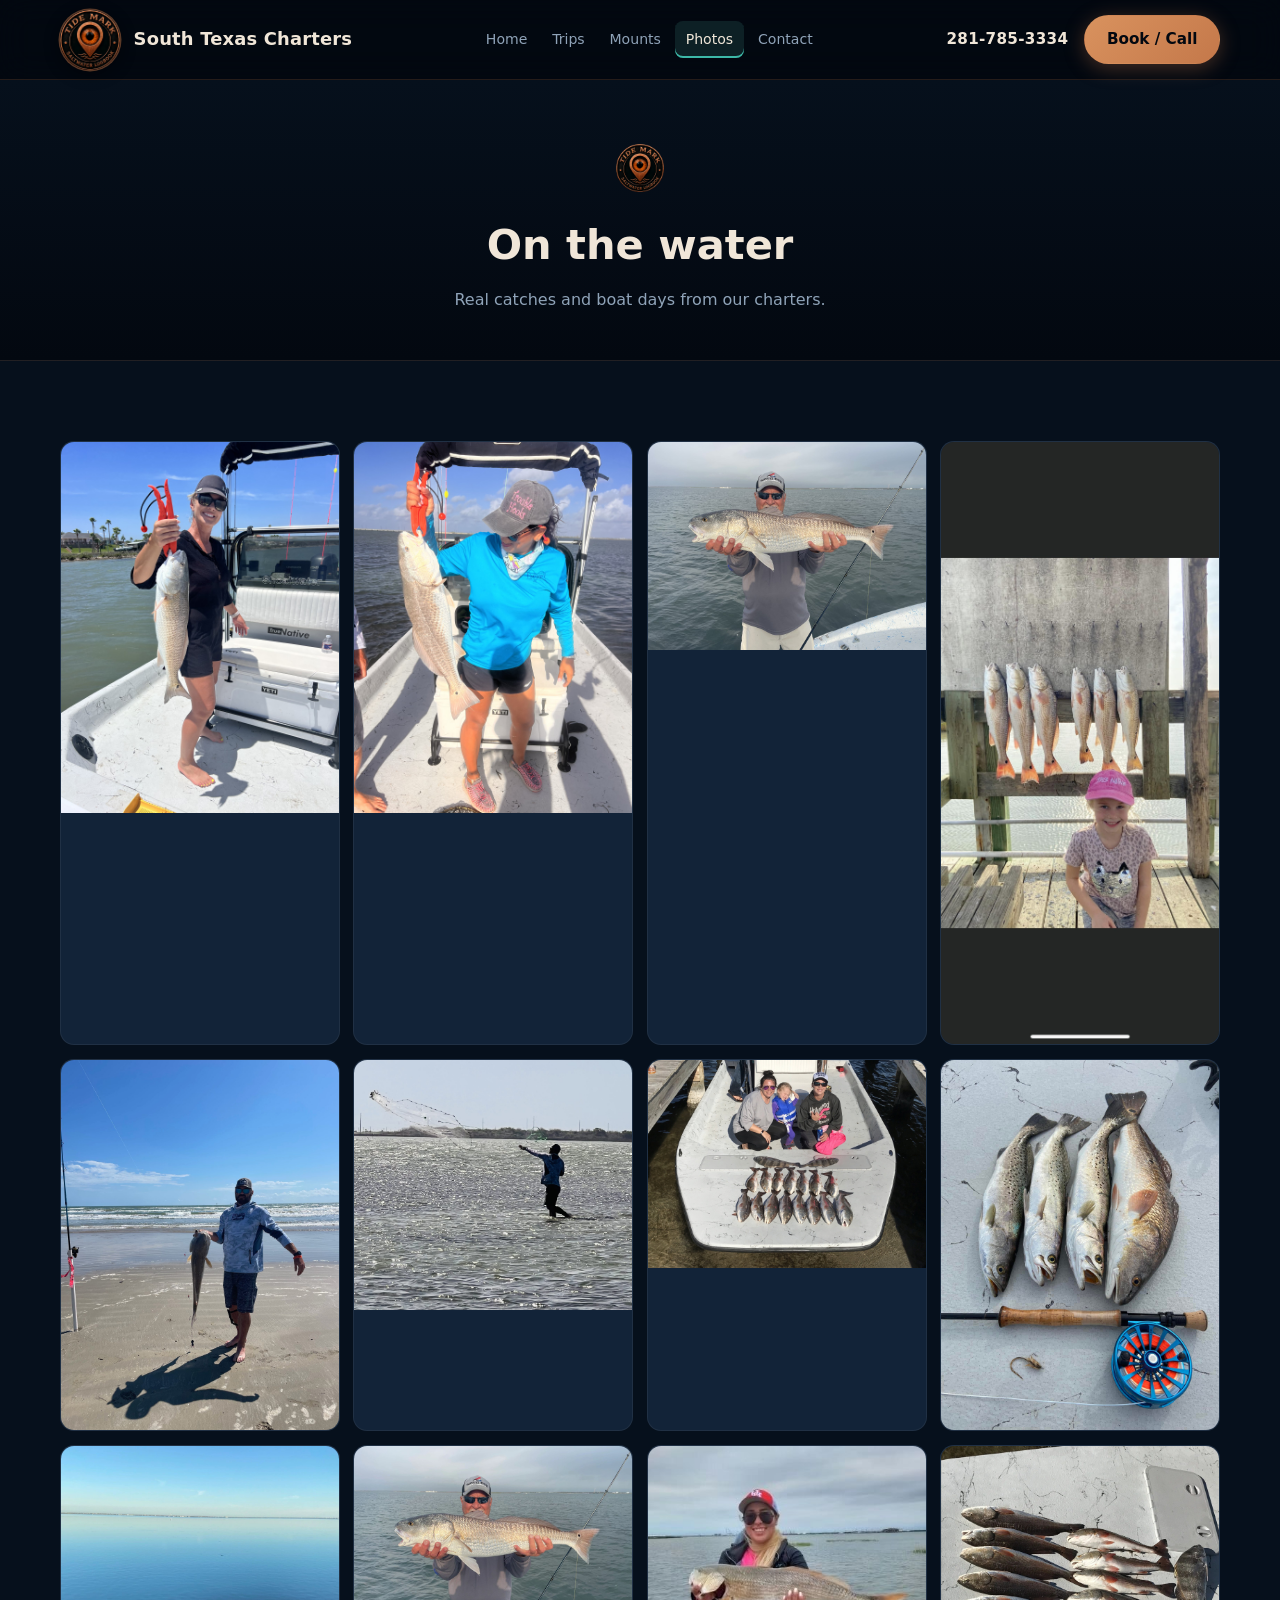
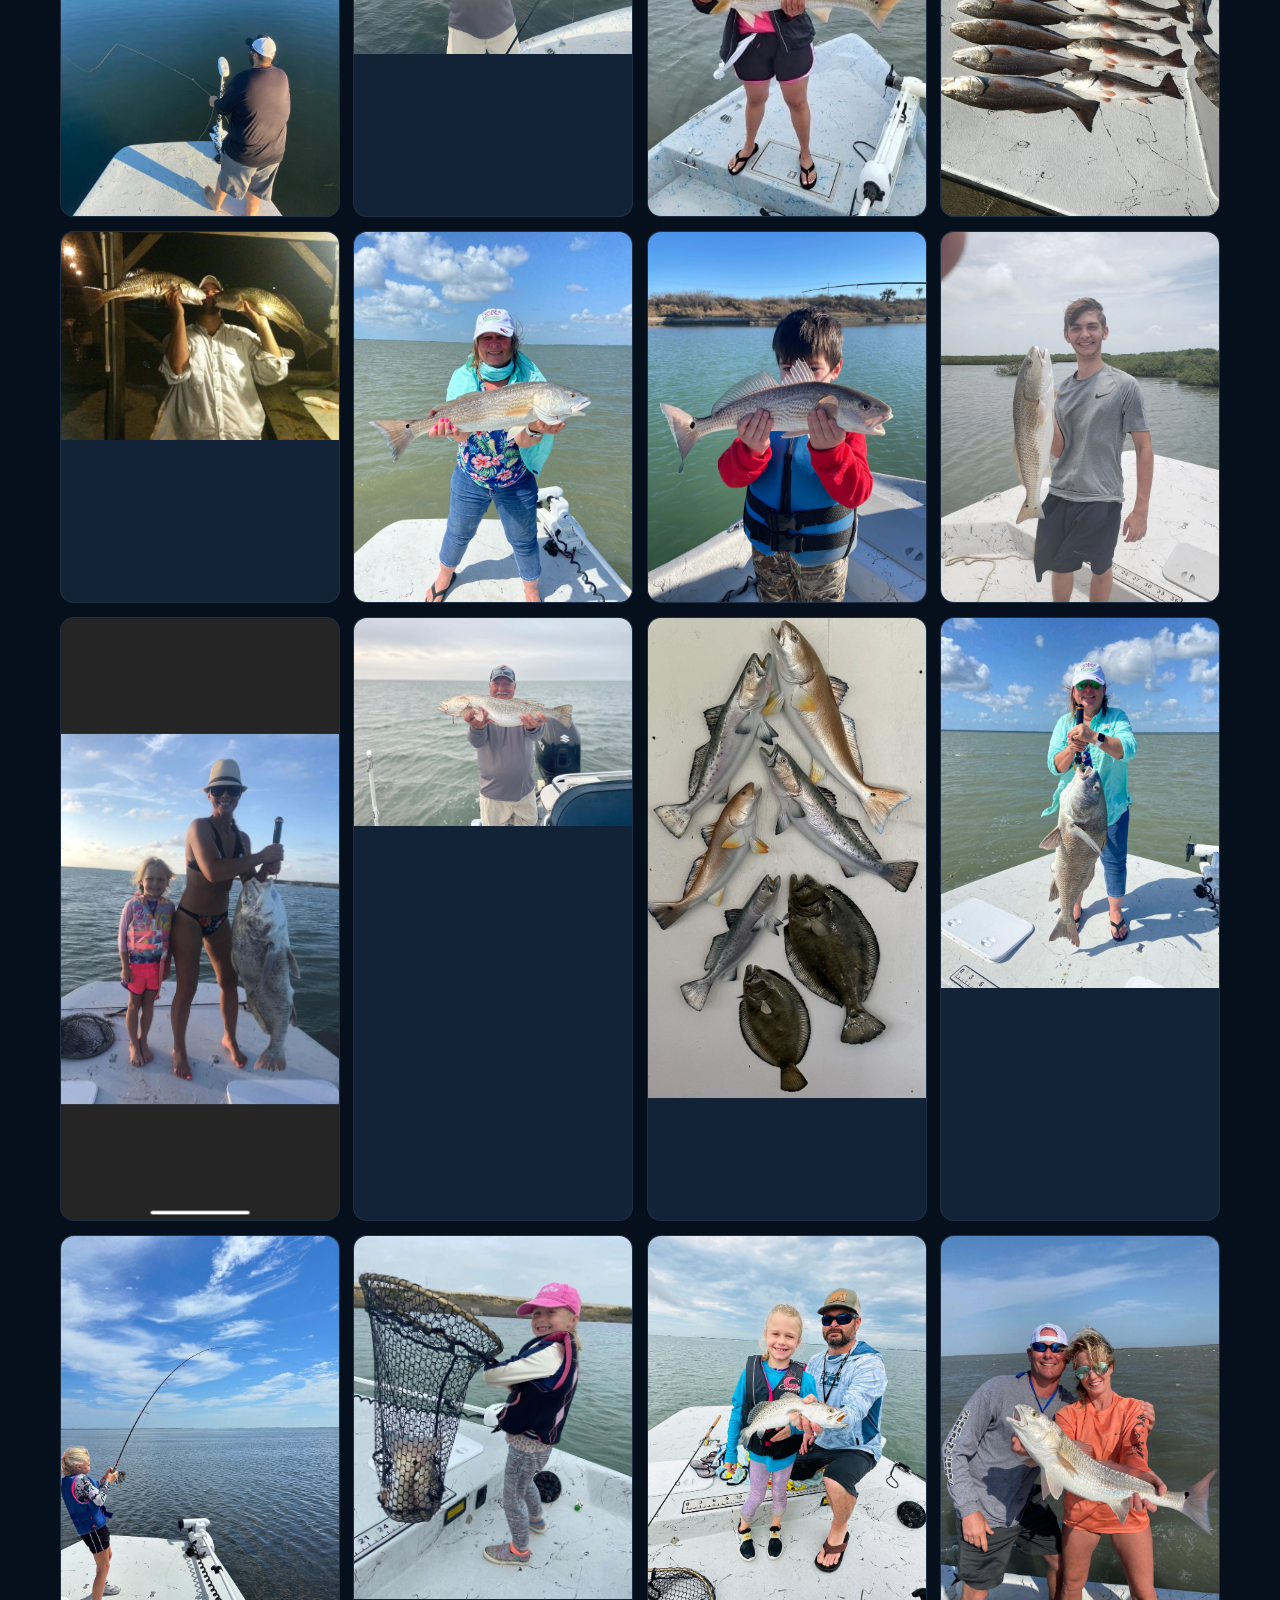
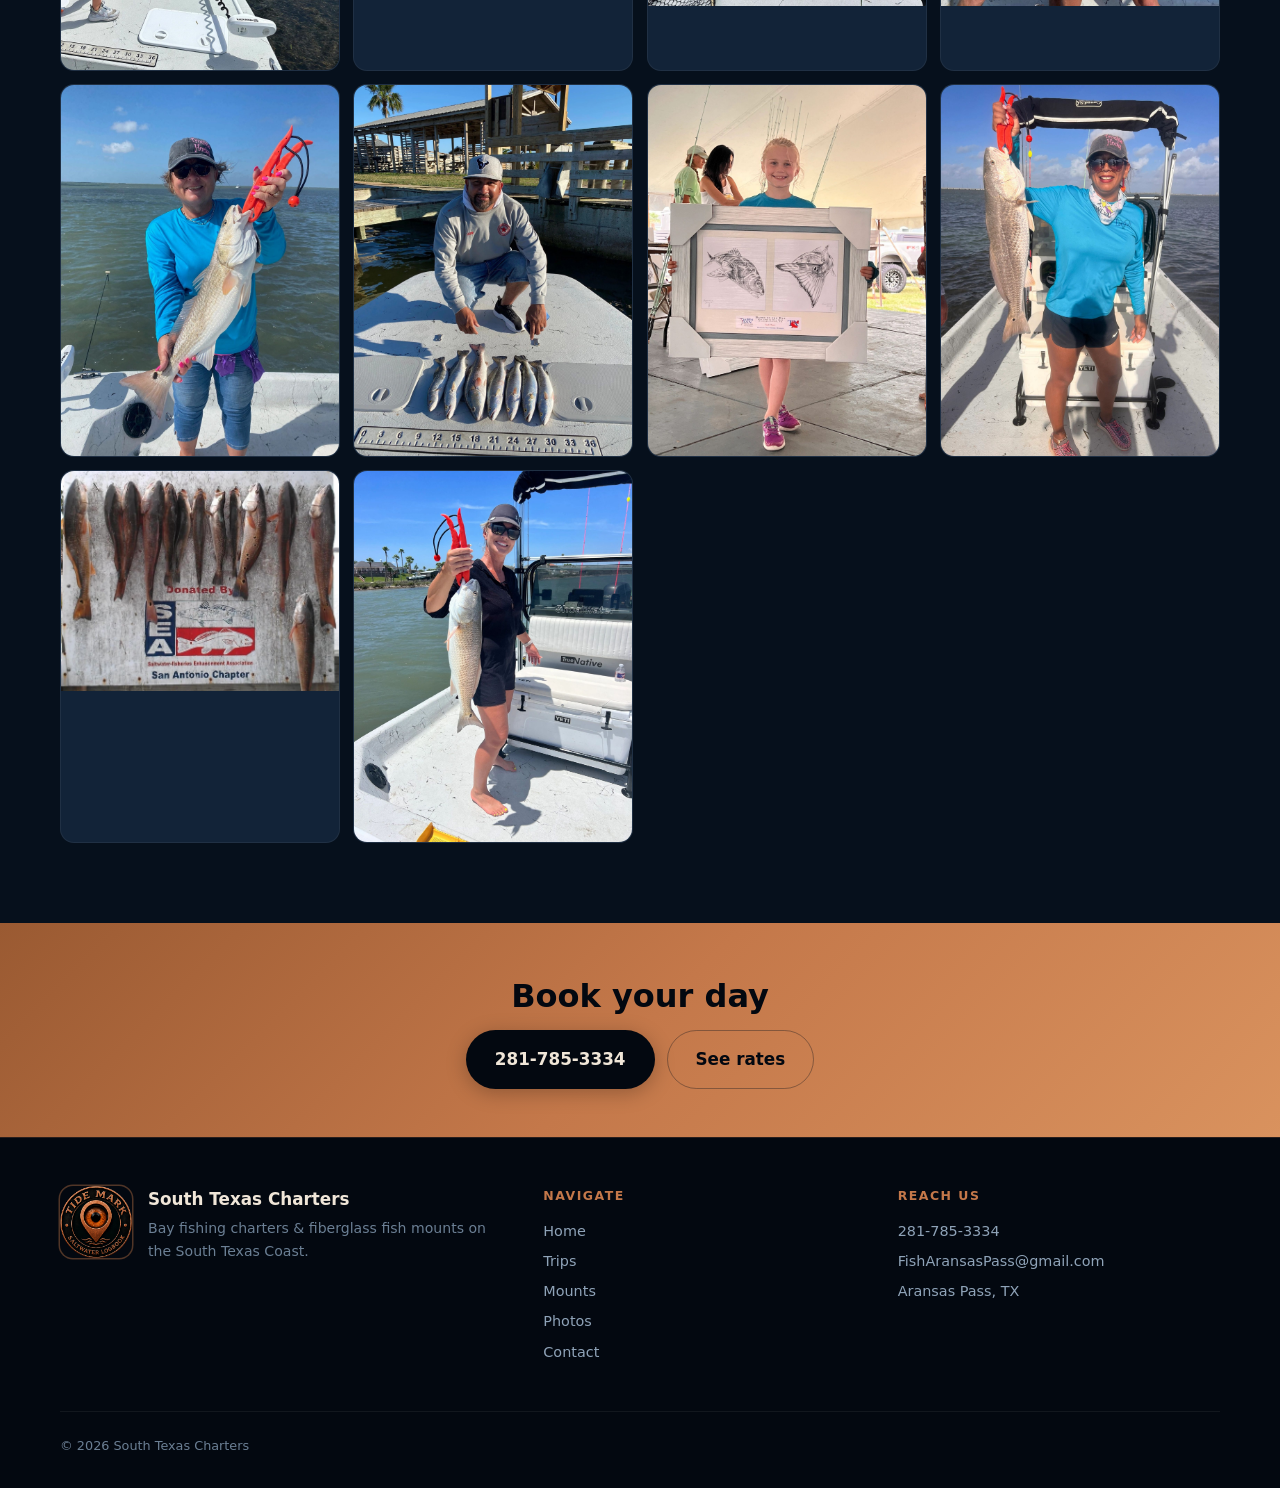
<file: photos.html>
<!DOCTYPE html>
<html lang="en">
<head>
  <meta charset="UTF-8" />
  <meta name="viewport" content="width=device-width, initial-scale=1" />
  <title>Photos | South Texas Charters</title>
  <meta name="description" content="Real catches and boat days from South Texas Charters bay trips. Aransas Pass, TX." />
  <link rel="icon" type="image/png" sizes="32x32" href="assets/favicon-32.png" />
  <link rel="apple-touch-icon" href="assets/favicon-180.png" />
  <link rel="stylesheet" href="css/styles.css" />
</head>
<body>
  <header class="site-header">
    <div class="container header-inner">
      <a href="index.html" class="brand" aria-label="South Texas Charters home">
        <img class="brand-seal" src="assets/tide-mark-seal.png" width="60" height="60" alt="Tide Mark Saltwater Logbook seal — South Texas Charters" />
        <span class="brand-text">
          <span class="brand-name">South Texas Charters</span>
        </span>
      </a>

      <nav class="nav-desktop" aria-label="Primary">
        <a href="index.html">Home</a>
        <a href="trips.html">Trips</a>
        <a href="mounts.html">Mounts</a>
        <a href="photos.html" class="active">Photos</a>
        <a href="contact.html">Contact</a>
      </nav>

      <div class="header-cta">
        <a class="header-phone" href="tel:2817853334">281-785-3334</a>
        <a class="btn btn-primary" href="tel:2817853334">Book / Call</a>
      </div>

      <button class="nav-toggle" type="button" aria-label="Open menu" aria-expanded="false">
        <span></span><span></span><span></span>
      </button>
    </div>
  </header>

  <nav class="nav-mobile" aria-label="Mobile">
    <a href="index.html">Home</a>
    <a href="trips.html">Trips</a>
    <a href="mounts.html">Mounts</a>
    <a href="photos.html" class="active">Photos</a>
    <a href="contact.html">Contact</a>
    <a class="btn btn-primary" href="tel:2817853334">Call 281-785-3334</a>
  </nav>
  <main>
    <section class="page-hero">
      <div class="container">
        <div class="brand-inline">
          <img src="assets/tide-mark-seal.png" alt="Tide Mark Saltwater Logbook seal" width="48" height="48" />
        </div>
        <h1>On the water</h1>
        <p>Real catches and boat days from our charters.</p>
      </div>
    </section>

    <section class="section section-alt" id="photos">
      <div class="container">
        <div class="photo-grid">
          <figure class="photo-card">
            <img src="assets/photos/woman-redfish-grips.jpg" alt="Charter catch and trip photo" loading="lazy" />
          </figure>
          <figure class="photo-card">
            <img src="assets/photos/woman-redfish-blue.jpg" alt="Charter catch and trip photo" loading="lazy" />
          </figure>
          <figure class="photo-card">
            <img src="assets/photos/man-redfish.jpg" alt="Charter catch and trip photo" loading="lazy" />
          </figure>
          <figure class="photo-card">
            <img src="assets/photos/girl-redfish-dock.jpg" alt="Charter catch and trip photo" loading="lazy" />
          </figure>
          <figure class="photo-card">
            <img src="assets/photos/man-beach-catch.jpg" alt="Charter catch and trip photo" loading="lazy" />
          </figure>
          <figure class="photo-card">
            <img src="assets/photos/cast-net-bay.jpeg" alt="Charter catch and trip photo" loading="lazy" />
          </figure>
          <figure class="photo-card">
            <img src="assets/photos/on-the-boat.jpeg" alt="Charter catch and trip photo" loading="lazy" />
          </figure>
          <figure class="photo-card">
            <img src="assets/photos/bay-catch-fourfish.jpeg" alt="Charter catch and trip photo" loading="lazy" />
          </figure>
          <figure class="photo-card">
            <img src="assets/photos/old-5c6289f1-4f25-4e97-b272-48e5860783ed.jpg" alt="Charter catch and trip photo" loading="lazy" />
          </figure>
          <figure class="photo-card">
            <img src="assets/photos/old-66a0b77d-e285-42a6-be42-d3ff8e429b6c.jpg" alt="Charter catch and trip photo" loading="lazy" />
          </figure>
          <figure class="photo-card">
            <img src="assets/photos/old-6c6cdba0-7d72-4089-b034-04798a0c6088.jpg" alt="Charter catch and trip photo" loading="lazy" />
          </figure>
          <figure class="photo-card">
            <img src="assets/photos/old-7f1cf48e-41bb-42d4-b159-e2ca9992c92d.jpg" alt="Charter catch and trip photo" loading="lazy" />
          </figure>
          <figure class="photo-card">
            <img src="assets/photos/old-825cf042-02fc-463f-b1c6-34e33bb44bc7.jpg" alt="Charter catch and trip photo" loading="lazy" />
          </figure>
          <figure class="photo-card">
            <img src="assets/photos/old-861284d5-98a2-4d16-8b4c-e3bc26456bc7.jpg" alt="Charter catch and trip photo" loading="lazy" />
          </figure>
          <figure class="photo-card">
            <img src="assets/photos/old-883740bf-982c-498f-aace-272d605b316e.jpg" alt="Charter catch and trip photo" loading="lazy" />
          </figure>
          <figure class="photo-card">
            <img src="assets/photos/old-91c92305-87af-4fbd-9582-aa510a6c4800.jpg" alt="Charter catch and trip photo" loading="lazy" />
          </figure>
          <figure class="photo-card">
            <img src="assets/photos/old-d6b3e45a-2e9c-4a4a-9529-246e115179ea.jpg" alt="Charter catch and trip photo" loading="lazy" />
          </figure>
          <figure class="photo-card">
            <img src="assets/photos/old-f6fc7740-01f7-406c-931b-3183e613e6ad.jpg" alt="Charter catch and trip photo" loading="lazy" />
          </figure>
          <figure class="photo-card">
            <img src="assets/photos/old-2c046a2b-2e77-494a-b1b5-0a336f7693ab.jpg" alt="Charter catch and trip photo" loading="lazy" />
          </figure>
          <figure class="photo-card">
            <img src="assets/photos/old-023ce0e1-f825-47d4-8bf3-aec891ed7c20.jpg" alt="Charter catch and trip photo" loading="lazy" />
          </figure>
          <figure class="photo-card">
            <img src="assets/photos/old-2d9d396e-650e-44f8-8917-849359ad21b9.jpg" alt="Charter catch and trip photo" loading="lazy" />
          </figure>
          <figure class="photo-card">
            <img src="assets/photos/old-000f4886-d59c-4d4e-83d9-c424b2e5e695.jpg" alt="Charter catch and trip photo" loading="lazy" />
          </figure>
          <figure class="photo-card">
            <img src="assets/photos/old-139712a6-0bce-4027-a035-8a43756ff435.jpg" alt="Charter catch and trip photo" loading="lazy" />
          </figure>
          <figure class="photo-card">
            <img src="assets/photos/old-1ba6c179-1497-4614-b16f-48532108fd8e.jpg" alt="Charter catch and trip photo" loading="lazy" />
          </figure>
          <figure class="photo-card">
            <img src="assets/photos/old-881cb977-1801-43f5-98fe-8a10407f911a.jpg" alt="Charter catch and trip photo" loading="lazy" />
          </figure>
          <figure class="photo-card">
            <img src="assets/photos/old-a9a48c40-48a8-47f0-8c03-799502e02f20.jpg" alt="Charter catch and trip photo" loading="lazy" />
          </figure>
          <figure class="photo-card">
            <img src="assets/photos/old-aaa10080-139b-428e-ac66-bfa39dddc7d2.jpg" alt="Charter catch and trip photo" loading="lazy" />
          </figure>
          <figure class="photo-card">
            <img src="assets/photos/old-b1be647b-f8d1-413b-8583-275bdd5b2c83.jpg" alt="Charter catch and trip photo" loading="lazy" />
          </figure>
          <figure class="photo-card">
            <img src="assets/photos/old-bbfe1ce0-0b1b-4dc9-a89c-ffb34febc3b8.jpg" alt="Charter catch and trip photo" loading="lazy" />
          </figure>
          <figure class="photo-card">
            <img src="assets/photos/old-ef850050-19d7-411e-a32a-6bc2b0e086e1.jpg" alt="Charter catch and trip photo" loading="lazy" />
          </figure>
        </div>
      </div>
    </section>

    <section class="cta-banner">
      <div class="container">
        <h2>Book your day</h2>
        <div class="cta-actions">
          <a class="btn btn-on-copper btn-lg" href="tel:2817853334">281-785-3334</a>
          <a class="btn btn-ghost btn-lg" href="trips.html">See rates</a>
        </div>
      </div>
    </section>
  </main>
  <footer class="site-footer">
    <div class="container">
      <div class="footer-grid">
        <div class="footer-brand">
          <img src="assets/tide-mark-seal.png" alt="Tide Mark Saltwater Logbook seal" width="72" height="72" />
          <div>
            <h3>South Texas Charters</h3>
            <p>Bay fishing charters &amp; fiberglass fish mounts on the South Texas Coast.</p>
          </div>
        </div>
        <div class="footer-col">
          <h4>Navigate</h4>
          <a href="index.html">Home</a>
          <a href="trips.html">Trips</a>
          <a href="mounts.html">Mounts</a>
          <a href="photos.html">Photos</a>
          <a href="contact.html">Contact</a>
        </div>
        <div class="footer-col">
          <h4>Reach us</h4>
          <a href="tel:2817853334">281-785-3334</a>
          <a href="mailto:FishAransasPass@gmail.com">FishAransasPass@gmail.com</a>
          <p>Aransas Pass, TX</p>
        </div>
      </div>
      <div class="footer-bottom">
        <span>© 2026 South Texas Charters</span>
      </div>
    </div>
  </footer>

  <div class="mobile-bar" role="navigation" aria-label="Quick actions">
    <a class="btn btn-primary" href="tel:2817853334">Call 281-785-3334</a>
    <a class="btn btn-secondary" href="trips.html">Rates</a>
  </div>

  <script src="js/main.js"></script>
</body>
</html>
</file>
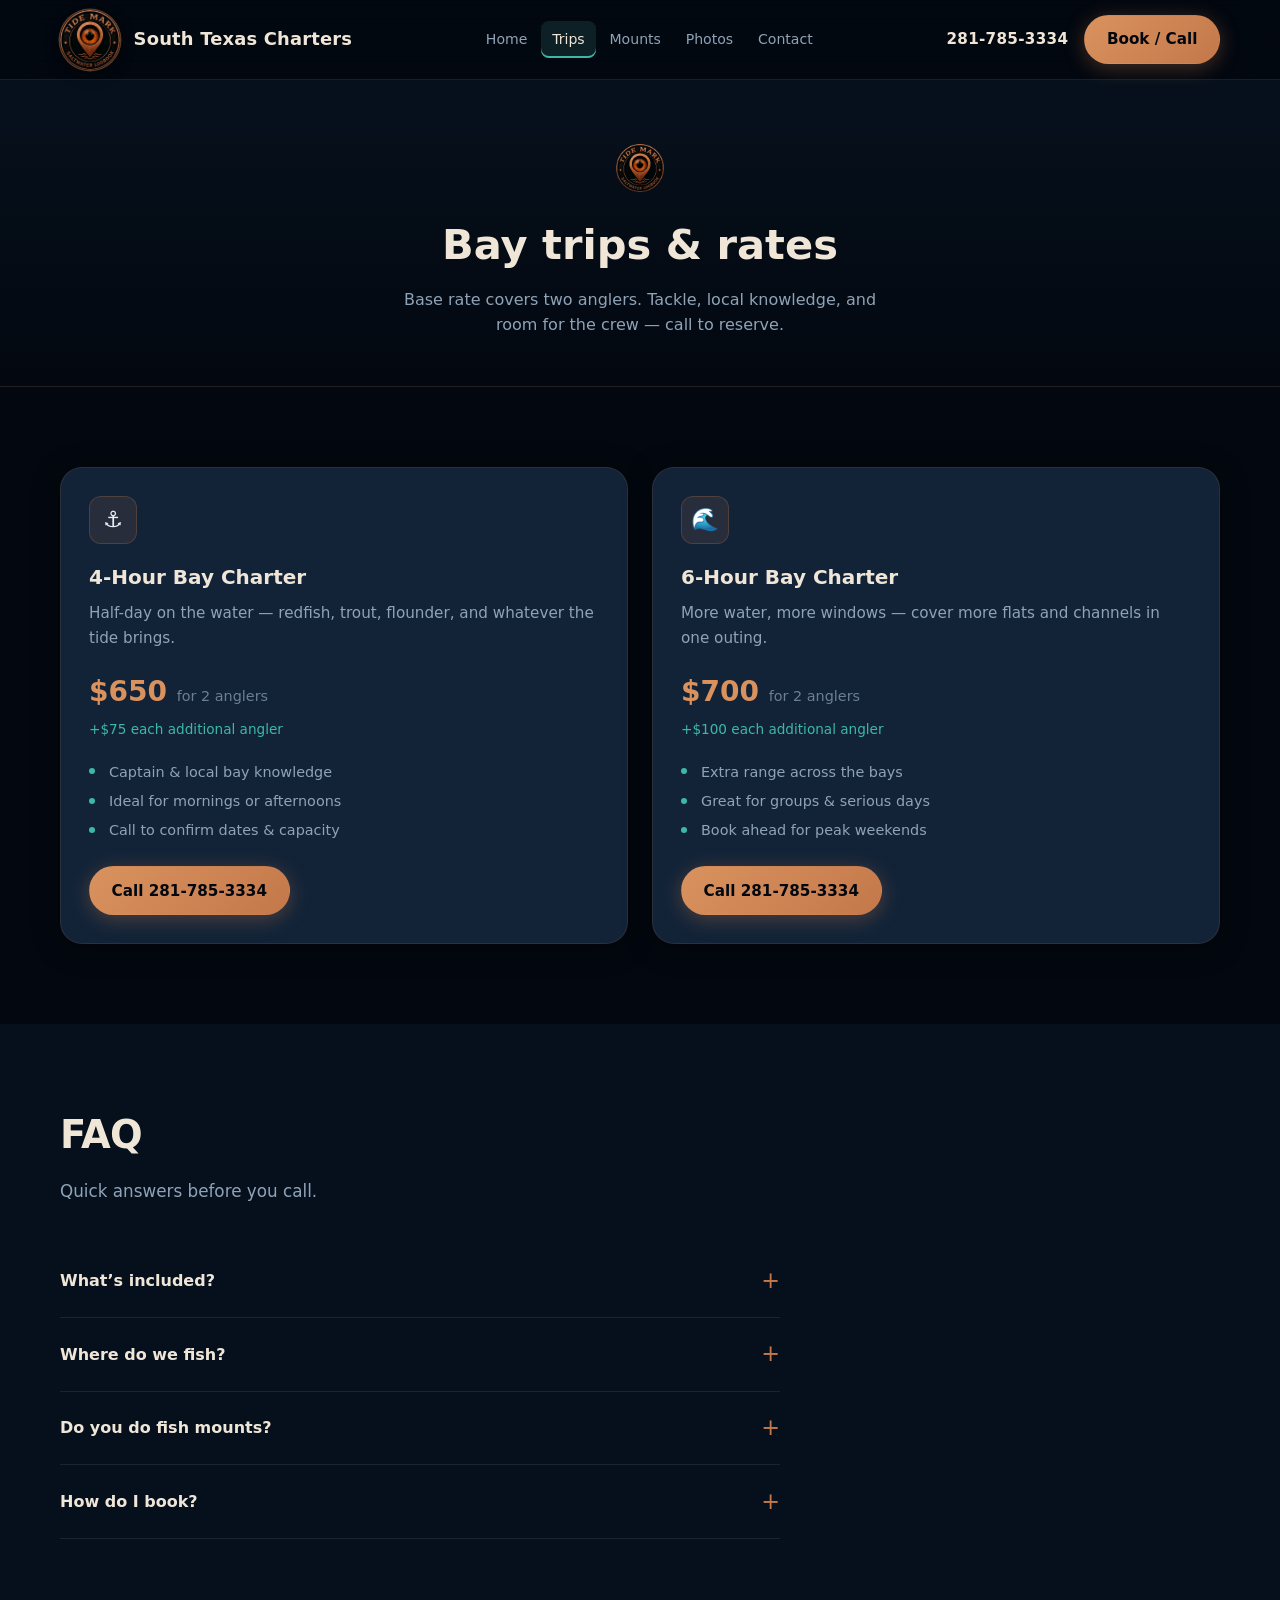
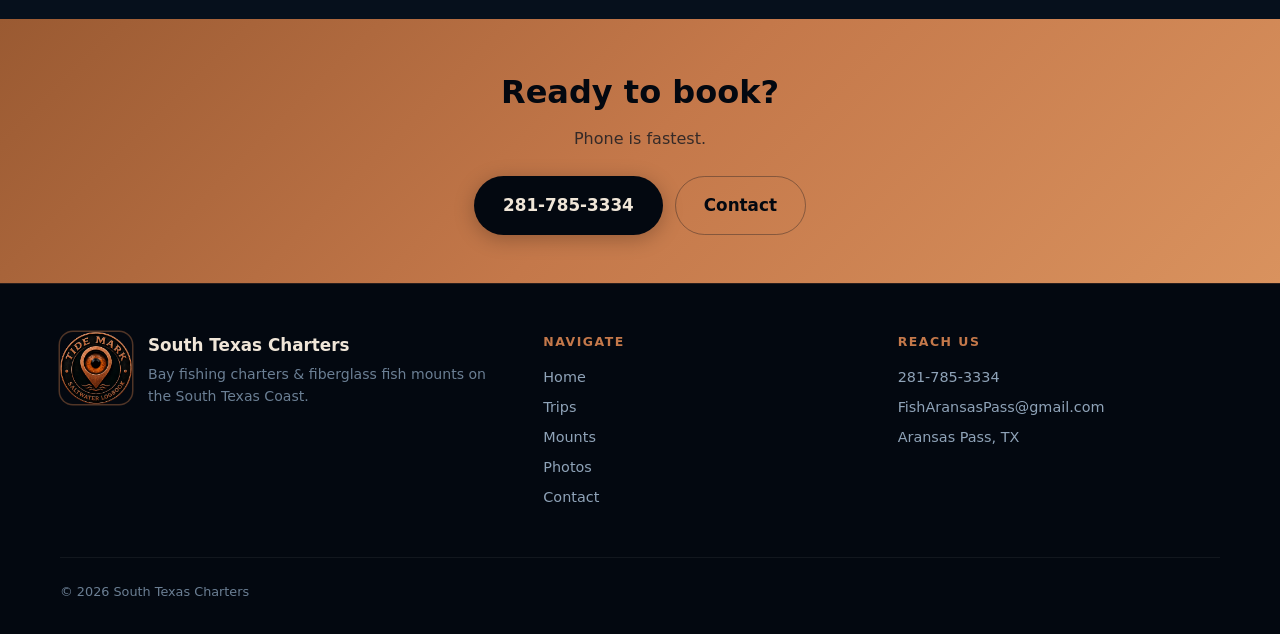
<file: pricing.html>
<!DOCTYPE html>
<html lang="en">
<head>
  <meta charset="UTF-8" />
  <meta http-equiv="refresh" content="0; url=trips.html" />
  <link rel="canonical" href="trips.html" />
  <title>Rates moved — South Texas Charters</title>
  <script>location.replace('trips.html');</script>
</head>
<body>
  <p><a href="trips.html">Trip rates have moved here</a>.</p>
</body>
</html>
</file>
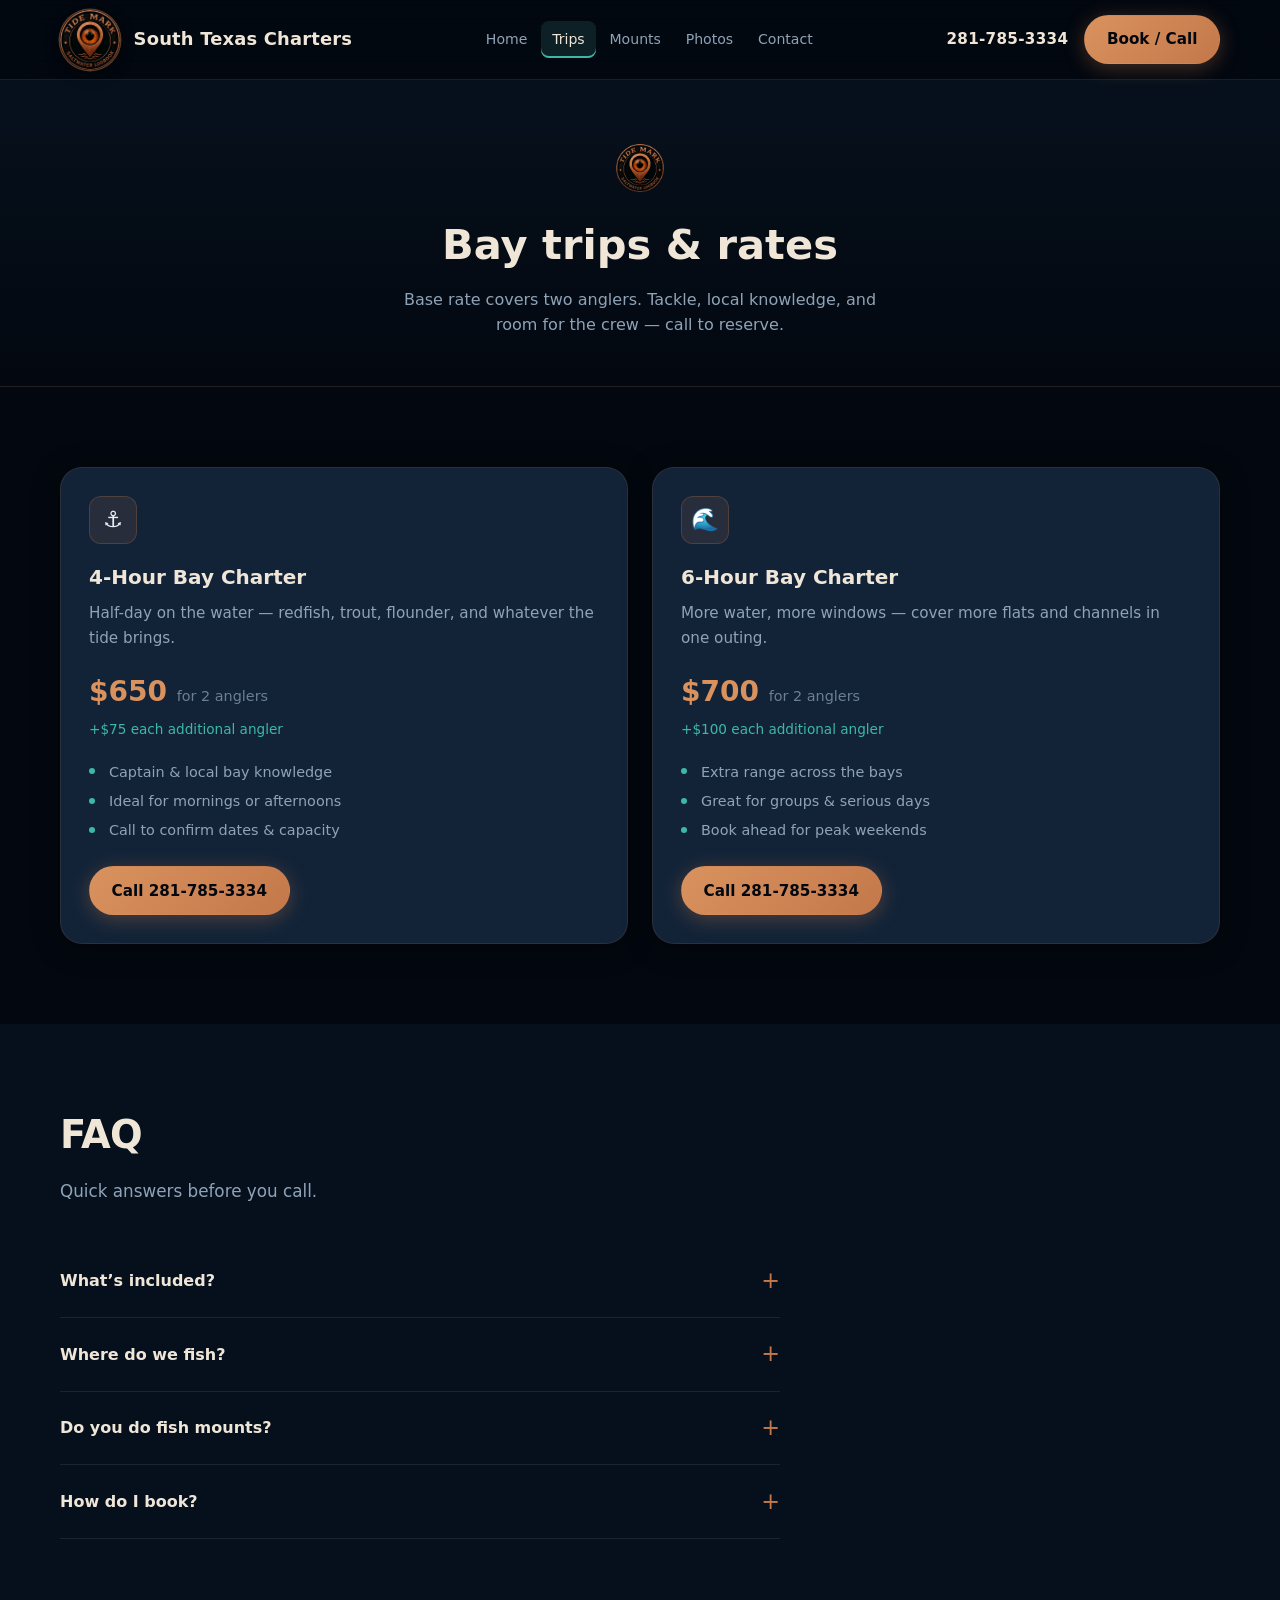
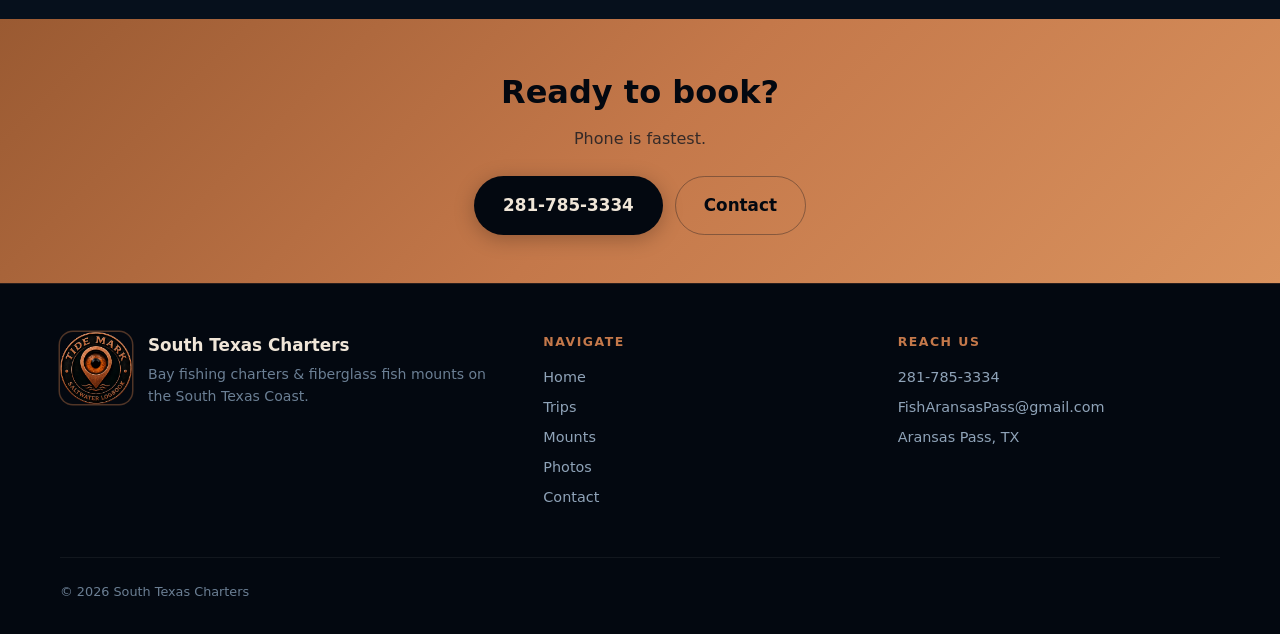
<file: trips.html>
<!DOCTYPE html>
<html lang="en">
<head>
  <meta charset="UTF-8" />
  <meta name="viewport" content="width=device-width, initial-scale=1" />
  <title>Bay Trips &amp; Rates | South Texas Charters</title>
  <meta name="description" content="South Texas Charters bay fishing rates: 4-hour $650 for 2, 6-hour $700 for 2. Aransas Pass, TX. Call 281-785-3334." />
  <link rel="icon" type="image/png" sizes="32x32" href="assets/favicon-32.png" />
  <link rel="apple-touch-icon" href="assets/favicon-180.png" />
  <link rel="stylesheet" href="css/styles.css" />
</head>
<body>
  <header class="site-header">
    <div class="container header-inner">
      <a href="index.html" class="brand" aria-label="South Texas Charters home">
        <img class="brand-seal" src="assets/tide-mark-seal.png" width="60" height="60" alt="Tide Mark Saltwater Logbook seal — South Texas Charters" />
        <span class="brand-text">
          <span class="brand-name">South Texas Charters</span>
        </span>
      </a>

      <nav class="nav-desktop" aria-label="Primary">
        <a href="index.html">Home</a>
        <a href="trips.html" class="active">Trips</a>
        <a href="mounts.html">Mounts</a>
        <a href="photos.html">Photos</a>
        <a href="contact.html">Contact</a>
      </nav>

      <div class="header-cta">
        <a class="header-phone" href="tel:2817853334">281-785-3334</a>
        <a class="btn btn-primary" href="tel:2817853334">Book / Call</a>
      </div>

      <button class="nav-toggle" type="button" aria-label="Open menu" aria-expanded="false">
        <span></span><span></span><span></span>
      </button>
    </div>
  </header>

  <nav class="nav-mobile" aria-label="Mobile">
    <a href="index.html">Home</a>
    <a href="trips.html" class="active">Trips</a>
    <a href="mounts.html">Mounts</a>
    <a href="photos.html">Photos</a>
    <a href="contact.html">Contact</a>
    <a class="btn btn-primary" href="tel:2817853334">Call 281-785-3334</a>
  </nav>
  <main>
    <section class="page-hero">
      <div class="container">
        <div class="brand-inline">
          <img src="assets/tide-mark-seal.png" alt="Tide Mark Saltwater Logbook seal" width="48" height="48" />
        </div>
        <h1>Bay trips &amp; rates</h1>
        <p>Base rate covers two anglers. Tackle, local knowledge, and room for the crew — call to reserve.</p>
      </div>
    </section>

    <section class="section" id="rates">
      <div class="container">
        <div class="cards-grid two">
          <article class="card">
            <div class="card-icon" aria-hidden="true">⚓</div>
            <h3>4-Hour Bay Charter</h3>
            <p>Half-day on the water — redfish, trout, flounder, and whatever the tide brings.</p>
            <div class="card-price">$650 <span>for 2 anglers</span></div>
            <div class="card-extra">+$75 each additional angler</div>
            <ul>
              <li>Captain &amp; local bay knowledge</li>
              <li>Ideal for mornings or afternoons</li>
              <li>Call to confirm dates &amp; capacity</li>
            </ul>
            <a class="btn btn-primary" href="tel:2817853334">Call 281-785-3334</a>
          </article>
          <article class="card">
            <div class="card-icon" aria-hidden="true">🌊</div>
            <h3>6-Hour Bay Charter</h3>
            <p>More water, more windows — cover more flats and channels in one outing.</p>
            <div class="card-price">$700 <span>for 2 anglers</span></div>
            <div class="card-extra">+$100 each additional angler</div>
            <ul>
              <li>Extra range across the bays</li>
              <li>Great for groups &amp; serious days</li>
              <li>Book ahead for peak weekends</li>
            </ul>
            <a class="btn btn-primary" href="tel:2817853334">Call 281-785-3334</a>
          </article>
        </div>
      </div>
    </section>

    <section class="section section-alt" id="faq">
      <div class="container">
        <div class="section-header">
          <h2 class="section-title">FAQ</h2>
          <p class="section-lead">Quick answers before you call.</p>
        </div>
        <div class="faq-list">
          <details class="faq-item">
            <summary>What’s included?</summary>
            <div class="faq-a">Captain, local knowledge, and a focused bay trip. Call for boat capacity, tackle details, and what to bring.</div>
          </details>
          <details class="faq-item">
            <summary>Where do we fish?</summary>
            <div class="faq-a">Aransas Pass / South Texas Coast bays — flats, channels, and wherever conditions look best that day.</div>
          </details>
          <details class="faq-item">
            <summary>Do you do fish mounts?</summary>
            <div class="faq-a">Yes — full and half fiberglass mounts with 45+ years of experience. See the <a href="mounts.html" style="color:var(--copper-bright)">mounts page</a> or ask when you call.</div>
          </details>
          <details class="faq-item">
            <summary>How do I book?</summary>
            <div class="faq-a">Call <a href="tel:2817853334" style="color:var(--copper-bright)">281-785-3334</a> or use the <a href="contact.html" style="color:var(--copper-bright)">contact form</a>. We’ll confirm dates, party size, and trip length.</div>
          </details>
        </div>
      </div>
    </section>

    <section class="cta-banner">
      <div class="container">
        <h2>Ready to book?</h2>
        <p>Phone is fastest.</p>
        <div class="cta-actions">
          <a class="btn btn-on-copper btn-lg" href="tel:2817853334">281-785-3334</a>
          <a class="btn btn-ghost btn-lg" href="contact.html">Contact</a>
        </div>
      </div>
    </section>
  </main>
  <footer class="site-footer">
    <div class="container">
      <div class="footer-grid">
        <div class="footer-brand">
          <img src="assets/tide-mark-seal.png" alt="Tide Mark Saltwater Logbook seal" width="72" height="72" />
          <div>
            <h3>South Texas Charters</h3>
            <p>Bay fishing charters &amp; fiberglass fish mounts on the South Texas Coast.</p>
          </div>
        </div>
        <div class="footer-col">
          <h4>Navigate</h4>
          <a href="index.html">Home</a>
          <a href="trips.html">Trips</a>
          <a href="mounts.html">Mounts</a>
          <a href="photos.html">Photos</a>
          <a href="contact.html">Contact</a>
        </div>
        <div class="footer-col">
          <h4>Reach us</h4>
          <a href="tel:2817853334">281-785-3334</a>
          <a href="mailto:FishAransasPass@gmail.com">FishAransasPass@gmail.com</a>
          <p>Aransas Pass, TX</p>
        </div>
      </div>
      <div class="footer-bottom">
        <span>© 2026 South Texas Charters</span>
      </div>
    </div>
  </footer>

  <div class="mobile-bar" role="navigation" aria-label="Quick actions">
    <a class="btn btn-primary" href="tel:2817853334">Call 281-785-3334</a>
    <a class="btn btn-secondary" href="trips.html">Rates</a>
  </div>

  <script src="js/main.js"></script>
</body>
</html>
</file>
<file: css/styles.css>
/* South Texas Charters × Tide Mark — Preview v2
   Palette: deep navy · copper/bronze · seafoam/teal
   © 2026 South Texas Charters
*/

:root {
  --navy: #06101c;
  --navy-deep: #030810;
  --navy-mid: #0c1a2e;
  --navy-card: #122338;
  --navy-elevated: #1a2f4a;
  --copper: #c4784a;
  --copper-bright: #d9925e;
  --copper-dark: #9a5a32;
  --copper-glow: rgba(196, 120, 74, 0.35);
  --bronze: #a67c52;
  --seafoam: #3db8a8;
  --seafoam-bright: #5ed4c4;
  --seafoam-muted: rgba(61, 184, 168, 0.14);
  --cream: #f0e6d8;
  --cream-soft: #e8dcc8;
  --sand: #c4b49a;
  --white: #ffffff;
  --text: #e8eef6;
  --text-muted: #8fa3b8;
  --text-dim: #6b7f94;
  --shadow: 0 4px 28px rgba(0, 0, 0, 0.45);
  --shadow-lg: 0 16px 56px rgba(0, 0, 0, 0.55);
  --radius: 14px;
  --radius-lg: 22px;
  --font-display: "Segoe UI", system-ui, -apple-system, sans-serif;
  --font-body: "Segoe UI", system-ui, -apple-system, sans-serif;
  --max-width: 1160px;
  --header-h: 80px;
}

*, *::before, *::after { box-sizing: border-box; margin: 0; padding: 0; }

html {
  scroll-behavior: smooth;
  scroll-padding-top: calc(var(--header-h) + 20px);
}

body {
  font-family: var(--font-body);
  background: var(--navy-deep);
  color: var(--text);
  line-height: 1.6;
  -webkit-font-smoothing: antialiased;
}

img { max-width: 100%; display: block; }
a { color: inherit; text-decoration: none; }
ul { list-style: none; }

.container {
  width: min(100% - 2.5rem, var(--max-width));
  margin-inline: auto;
}

/* ========== BUTTONS ========== */
.btn {
  display: inline-flex;
  align-items: center;
  justify-content: center;
  gap: 0.5rem;
  padding: 0.7rem 1.35rem;
  border-radius: 999px;
  font-weight: 600;
  font-size: 0.95rem;
  border: 1.5px solid transparent;
  cursor: pointer;
  transition: background 0.2s, border-color 0.2s, transform 0.15s, box-shadow 0.2s;
  white-space: nowrap;
}

.btn:hover { transform: translateY(-1px); }
.btn:active { transform: translateY(0); }

.btn-primary {
  background: linear-gradient(135deg, var(--copper-bright), var(--copper));
  color: var(--navy-deep);
  box-shadow: 0 4px 20px var(--copper-glow);
}
.btn-primary:hover {
  background: linear-gradient(135deg, #e0a06e, var(--copper-bright));
  box-shadow: 0 6px 28px var(--copper-glow);
}

.btn-secondary {
  background: transparent;
  border-color: rgba(240, 230, 216, 0.35);
  color: var(--cream);
}
.btn-secondary:hover {
  border-color: var(--seafoam);
  color: var(--seafoam-bright);
  background: var(--seafoam-muted);
}

.btn-lg { padding: 0.95rem 1.75rem; font-size: 1.05rem; }

/* ========== HEADER ========== */
.site-header {
  position: sticky;
  top: 0;
  z-index: 100;
  height: var(--header-h);
  background: rgba(3, 8, 16, 0.88);
  backdrop-filter: blur(16px);
  -webkit-backdrop-filter: blur(16px);
  border-bottom: 1px solid rgba(196, 120, 74, 0.18);
}

.header-inner {
  display: flex;
  align-items: center;
  justify-content: space-between;
  height: 100%;
  gap: 1.5rem;
  position: relative;
}

.brand {
  display: flex;
  align-items: center;
  gap: 0.85rem;
  flex-shrink: 0;
}

.brand-seal {
  width: 56px;
  height: 56px;
  border-radius: 50%;
  object-fit: cover;
  box-shadow: 0 0 0 1.5px rgba(196, 120, 74, 0.45), 0 4px 16px rgba(0,0,0,0.4);
}

.brand-text {
  display: flex;
  flex-direction: column;
  line-height: 1.15;
}

.brand-name {
  font-size: 1.05rem;
  font-weight: 700;
  letter-spacing: 0.01em;
  color: var(--cream);
}

.brand-sub {
  font-size: 0.7rem;
  font-weight: 500;
  letter-spacing: 0.08em;
  text-transform: uppercase;
  color: var(--copper);
  margin-top: 0.15rem;
}

.nav-desktop {
  display: none;
  align-items: center;
  gap: 0.15rem;
}

.nav-desktop a {
  padding: 0.45rem 0.7rem;
  font-size: 0.88rem;
  font-weight: 500;
  color: var(--text-muted);
  border-radius: 8px;
  transition: color 0.15s, background 0.15s;
}
.nav-desktop a:hover {
  color: var(--cream);
  background: rgba(255,255,255,0.05);
}
.nav-desktop a.active,
.nav-mobile a.active {
  color: var(--cream);
  background: rgba(94, 212, 196, 0.12);
  box-shadow: inset 0 -2px 0 var(--seafoam);
}

.header-cta {
  display: none;
  align-items: center;
  gap: 1rem;
}

.header-phone {
  font-weight: 600;
  font-size: 0.95rem;
  color: var(--cream);
  letter-spacing: 0.02em;
}
.header-phone:hover { color: var(--copper-bright); }

.nav-toggle {
  display: flex;
  flex-direction: column;
  gap: 5px;
  background: none;
  border: none;
  padding: 8px;
  cursor: pointer;
}
.nav-toggle span {
  display: block;
  width: 22px;
  height: 2px;
  background: var(--cream);
  border-radius: 2px;
  transition: 0.2s;
}
.nav-toggle[aria-expanded="true"] span:nth-child(1) {
  transform: translateY(7px) rotate(45deg);
}
.nav-toggle[aria-expanded="true"] span:nth-child(2) { opacity: 0; }
.nav-toggle[aria-expanded="true"] span:nth-child(3) {
  transform: translateY(-7px) rotate(-45deg);
}

.nav-mobile {
  display: none;
  flex-direction: column;
  gap: 0.25rem;
  padding: 1rem 1.25rem 1.5rem;
  background: var(--navy);
  border-bottom: 1px solid rgba(196, 120, 74, 0.2);
}
.nav-mobile.open { display: flex; }
.nav-mobile a {
  padding: 0.75rem 1rem;
  border-radius: 10px;
  color: var(--text);
  font-weight: 500;
}
.nav-mobile a:hover { background: var(--navy-card); }
.nav-mobile .btn { margin-top: 0.5rem; }


@media (max-width: 959px) {
  .brand {
    position: absolute;
    left: 50%;
    transform: translateX(-50%);
  }
  .brand-text { display: none; }
}

@media (min-width: 960px) {
  .brand { position: static; transform: none; }
  .brand-text { display: flex; }
  .nav-desktop { display: flex; }
  .header-cta { display: flex; }
  .nav-toggle { display: none; }
  .nav-mobile { display: none !important; }
  .brand-seal { width: 60px; height: 60px; }
  .brand-name { font-size: 1.12rem; }
}

/* ========== HERO ========== */
.hero {
  position: relative;
  min-height: min(92vh, 820px);
  display: flex;
  align-items: center;
  overflow: hidden;
  padding: 4rem 0 5rem;
}

.hero-bg {
  position: absolute;
  inset: 0;
  background:
    linear-gradient(105deg, rgba(3,8,16,0.86) 0%, rgba(6,16,28,0.67) 48%, rgba(6,16,28,0.56) 100%),
    url('../assets/photos/hero-blend.jpeg') center/cover no-repeat;
  z-index: 0;
}

.hero-watermark {
  position: absolute;
  left: 50%;
  right: auto;
  top: 50%;
  transform: translate(-50%, -50%);
  width: min(78vw, 680px);
  height: auto;
  opacity: 0.12;
  mix-blend-mode: screen;
  border-radius: 50%;
  pointer-events: none;
  z-index: 1;
  filter: drop-shadow(0 0 40px rgba(196, 120, 74, 0.15));
}

.hero-content {
  position: relative;
  z-index: 2;
  max-width: 860px;
  margin-inline: auto;
  text-align: center;
}

.hero-seal-center {
  position: relative;
  z-index: 2;
  width: clamp(170px, 28vw, 240px);
  margin: 0 auto 1.5rem;
  filter: drop-shadow(0 18px 36px rgba(0,0,0,0.55));
}
.hero-seal-center img {
  width: 100%;
  height: auto;
  border-radius: 50%;
  box-shadow:
    0 0 0 2px rgba(196, 120, 74, 0.42),
    0 0 48px rgba(196, 120, 74, 0.2);
}

.hero-badge {
  display: inline-flex;
  align-items: center;
  gap: 0.5rem;
  padding: 0.4rem 0.9rem;
  border-radius: 999px;
  background: rgba(196, 120, 74, 0.12);
  border: 1px solid rgba(196, 120, 74, 0.35);
  color: var(--copper-bright);
  font-size: 0.78rem;
  font-weight: 600;
  letter-spacing: 0.1em;
  text-transform: uppercase;
  margin-bottom: 1.4rem;
}

.hero h1 {
  font-size: clamp(2.2rem, 5vw, 3.4rem);
  font-weight: 750;
  line-height: 1.12;
  color: var(--cream);
  letter-spacing: -0.02em;
  margin-bottom: 1.1rem;
}

.hero h1 .accent {
  color: var(--copper-bright);
}

.hero-sub {
  font-size: 1.1rem;
  color: var(--text-muted);
  max-width: 620px;
  margin: 0 auto 1.75rem;
  line-height: 1.65;
}

.hero-ctas {
  display: flex;
  flex-wrap: wrap;
  gap: 0.85rem;
  justify-content: center;
  margin-bottom: 2.5rem;
}

.hero-meta {
  display: grid;
  grid-template-columns: repeat(auto-fit, minmax(140px, 1fr));
  gap: 1rem;
  padding-top: 1.75rem;
  border-top: 1px solid rgba(240, 230, 216, 0.12);
  text-align: center;
}

.hero-meta-item strong {
  display: block;
  font-size: 0.95rem;
  color: var(--cream);
  margin-bottom: 0.2rem;
}
.hero-meta-item span {
  font-size: 0.82rem;
  color: var(--text-dim);
}

@media (min-width: 900px) {
  .hero-seal-center { width: 240px; }
  .hero-watermark { opacity: 0.085; width: min(54vw, 680px); }
}

/* ========== SECTIONS ========== */
.section {
  padding: 5rem 0;
}

.section-alt {
  background: var(--navy);
}

.section-label {
  display: inline-block;
  font-size: 0.75rem;
  font-weight: 700;
  letter-spacing: 0.14em;
  text-transform: uppercase;
  color: var(--copper);
  margin-bottom: 0.75rem;
}

.section-title {
  font-size: clamp(1.75rem, 3.5vw, 2.4rem);
  font-weight: 700;
  color: var(--cream);
  letter-spacing: -0.02em;
  margin-bottom: 0.75rem;
}

.section-lead {
  font-size: 1.05rem;
  color: var(--text-muted);
  max-width: 560px;
  margin-bottom: 2.5rem;
}

.section-header {
  margin-bottom: 2.5rem;
}

/* ========== TRIPS ========== */
.cards-grid {
  display: grid;
  grid-template-columns: 1fr;
  gap: 1.5rem;
}

@media (min-width: 700px) {
  .cards-grid.two { grid-template-columns: 1fr 1fr; }
  .cards-grid.three { grid-template-columns: repeat(3, 1fr); }
}

.card {
  background: var(--navy-card);
  border: 1px solid rgba(196, 120, 74, 0.15);
  border-radius: var(--radius-lg);
  padding: 1.75rem;
  box-shadow: var(--shadow);
  transition: border-color 0.2s, transform 0.2s;
}
.card:hover {
  border-color: rgba(196, 120, 74, 0.4);
  transform: translateY(-2px);
}

.card-icon {
  width: 48px;
  height: 48px;
  border-radius: 12px;
  background: rgba(196, 120, 74, 0.12);
  border: 1px solid rgba(196, 120, 74, 0.25);
  display: flex;
  align-items: center;
  justify-content: center;
  margin-bottom: 1.1rem;
  font-size: 1.4rem;
}

.card h3 {
  font-size: 1.25rem;
  color: var(--cream);
  margin-bottom: 0.5rem;
}

.card p {
  color: var(--text-muted);
  font-size: 0.95rem;
  margin-bottom: 1.25rem;
}

.card-price {
  font-size: 1.75rem;
  font-weight: 750;
  color: var(--copper-bright);
  margin-bottom: 0.25rem;
}
.card-price span {
  font-size: 0.9rem;
  font-weight: 500;
  color: var(--text-dim);
}

.card-extra {
  font-size: 0.85rem;
  color: var(--seafoam);
  margin-bottom: 1.25rem;
}

.card ul {
  margin-bottom: 1.5rem;
}
.card ul li {
  position: relative;
  padding-left: 1.25rem;
  font-size: 0.9rem;
  color: var(--text-muted);
  margin-bottom: 0.4rem;
}
.card ul li::before {
  content: "";
  position: absolute;
  left: 0;
  top: 0.55em;
  width: 6px;
  height: 6px;
  border-radius: 50%;
  background: var(--seafoam);
}

/* ========== PRICING HIGHLIGHT ========== */
.pricing-note {
  margin-top: 1.5rem;
  padding: 1rem 1.25rem;
  background: var(--seafoam-muted);
  border-left: 3px solid var(--seafoam);
  border-radius: 0 var(--radius) var(--radius) 0;
  font-size: 0.9rem;
  color: var(--text-muted);
}

/* ========== MOUNTS ========== */
.mounts-grid {
  display: grid;
  gap: 2rem;
  align-items: center;
}

@media (min-width: 800px) {
  .mounts-grid { grid-template-columns: 1.1fr 0.9fr; }
}

.mounts-features li {
  display: flex;
  gap: 0.85rem;
  padding: 0.85rem 0;
  border-bottom: 1px solid rgba(255,255,255,0.06);
  color: var(--text-muted);
  font-size: 0.95rem;
}
.mounts-features li strong {
  color: var(--cream);
  display: block;
  margin-bottom: 0.15rem;
}

.mounts-badge {
  background: linear-gradient(145deg, var(--navy-card), var(--navy-elevated));
  border: 1px solid rgba(196, 120, 74, 0.3);
  border-radius: var(--radius-lg);
  padding: 2rem;
  text-align: center;
  box-shadow: var(--shadow-lg);
}
.mounts-badge img {
  width: 120px;
  margin: 0 auto 1.25rem;
  border-radius: 50%;
  box-shadow: 0 0 0 2px rgba(196, 120, 74, 0.35);
}
.mounts-badge h3 {
  color: var(--cream);
  margin-bottom: 0.5rem;
}
.mounts-badge p {
  color: var(--text-muted);
  font-size: 0.9rem;
  margin-bottom: 1.25rem;
}

/* ========== TIDEMARK BAND ========== */
.tidemark-band {
  background: linear-gradient(120deg, var(--navy-mid) 0%, #0a2038 50%, var(--navy-card) 100%);
  border-block: 1px solid rgba(196, 120, 74, 0.22);
  padding: 3.5rem 0;
}

.tidemark-inner {
  display: grid;
  gap: 2rem;
  align-items: center;
}

@media (min-width: 800px) {
  .tidemark-inner { grid-template-columns: auto 1fr; gap: 2.5rem; }
}

.tidemark-seal-lg {
  width: 140px;
  border-radius: 50%;
  box-shadow: 0 0 0 2px rgba(196, 120, 74, 0.45), 0 12px 40px rgba(0,0,0,0.5);
  margin-inline: auto;
}

.tidemark-copy h2 {
  font-size: 1.6rem;
  color: var(--cream);
  margin-bottom: 0.6rem;
}
.tidemark-copy p {
  color: var(--text-muted);
  max-width: 520px;
  margin-bottom: 0.5rem;
}
.tidemark-tag {
  display: inline-block;
  margin-top: 0.75rem;
  font-size: 0.8rem;
  font-weight: 600;
  letter-spacing: 0.08em;
  text-transform: uppercase;
  color: var(--copper);
}

/* ========== PHOTOS ========== */
.photo-grid {
  display: grid;
  grid-template-columns: 1fr 1fr;
  gap: 0.85rem;
}
@media (min-width: 700px) {
  .photo-grid { grid-template-columns: repeat(4, 1fr); }
}

.photo-card {
  margin: 0;
  border-radius: var(--radius);
  overflow: hidden;
  background: var(--navy-card);
  border: 1px solid rgba(255,255,255,0.06);
  position: relative;
}
.photo-card img {
  display: block;
  width: 100%;
  height: auto;
  vertical-align: middle;
}
.photo-card .ph-label {
  position: absolute;
  bottom: 0;
  left: 0;
  right: 0;
  padding: 0.5rem 0.75rem;
  background: linear-gradient(transparent, rgba(0,0,0,0.75));
  font-size: 0.75rem;
  color: var(--cream-soft);
}

/* ========== FAQ ========== */
.faq-list { max-width: 720px; }

.faq-item {
  border-bottom: 1px solid rgba(255,255,255,0.08);
}
.faq-item summary {
  padding: 1.15rem 0;
  cursor: pointer;
  font-weight: 600;
  color: var(--cream);
  list-style: none;
  display: flex;
  justify-content: space-between;
  align-items: center;
  gap: 1rem;
}
.faq-item summary::-webkit-details-marker { display: none; }
.faq-item summary::after {
  content: "+";
  font-size: 1.4rem;
  color: var(--copper);
  font-weight: 400;
}
.faq-item[open] summary::after { content: "−"; }
.faq-item .faq-a {
  padding: 0 0 1.25rem;
  color: var(--text-muted);
  font-size: 0.95rem;
}

/* ========== CONTACT ========== */
.contact-grid {
  display: grid;
  gap: 2rem;
}
@media (min-width: 800px) {
  .contact-grid { grid-template-columns: 1fr 1.1fr; }
}

.contact-details {
  display: flex;
  flex-direction: column;
  gap: 1.25rem;
}

.contact-row {
  display: flex;
  gap: 1rem;
  align-items: flex-start;
}
.contact-icon {
  width: 44px;
  height: 44px;
  border-radius: 12px;
  background: rgba(196, 120, 74, 0.12);
  border: 1px solid rgba(196, 120, 74, 0.25);
  display: flex;
  align-items: center;
  justify-content: center;
  flex-shrink: 0;
  font-size: 1.1rem;
}
.contact-row strong {
  display: block;
  color: var(--cream);
  margin-bottom: 0.15rem;
}
.contact-row a {
  color: var(--copper-bright);
  font-weight: 600;
}
.contact-row a:hover { text-decoration: underline; }
.contact-row span, .contact-row p {
  color: var(--text-muted);
  font-size: 0.92rem;
}

.contact-form {
  background: var(--navy-card);
  border: 1px solid rgba(196, 120, 74, 0.18);
  border-radius: var(--radius-lg);
  padding: 1.75rem;
}

.form-row {
  margin-bottom: 1rem;
}
.form-row label {
  display: block;
  font-size: 0.8rem;
  font-weight: 600;
  color: var(--sand);
  margin-bottom: 0.35rem;
  letter-spacing: 0.04em;
  text-transform: uppercase;
}
.form-row input,
.form-row select,
.form-row textarea {
  width: 100%;
  padding: 0.75rem 1rem;
  border-radius: 10px;
  border: 1px solid rgba(255,255,255,0.1);
  background: var(--navy-mid);
  color: var(--text);
  font: inherit;
}
.form-row input:focus,
.form-row select:focus,
.form-row textarea:focus {
  outline: none;
  border-color: var(--copper);
  box-shadow: 0 0 0 3px var(--copper-glow);
}
.form-row textarea { min-height: 110px; resize: vertical; }

/* ========== CTA BANNER ========== */
.cta-banner {
  background: linear-gradient(135deg, var(--copper-dark), var(--copper) 50%, var(--copper-bright));
  padding: 3rem 0;
  text-align: center;
}
.cta-banner h2 {
  color: var(--navy-deep);
  font-size: clamp(1.5rem, 3vw, 2rem);
  margin-bottom: 0.5rem;
}
.cta-banner p {
  color: rgba(6, 16, 28, 0.75);
  margin-bottom: 1.5rem;
}
.cta-banner .btn-on-copper {
  background: var(--navy-deep);
  color: var(--cream);
  box-shadow: 0 4px 20px rgba(0,0,0,0.25);
}
.cta-banner .btn-on-copper:hover {
  background: var(--navy);
}
.cta-banner .btn-ghost {
  background: transparent;
  border-color: rgba(6, 16, 28, 0.35);
  color: var(--navy-deep);
}
.cta-banner .hero-ctas,
.cta-banner .cta-actions {
  display: flex;
  flex-wrap: wrap;
  gap: 0.75rem;
  justify-content: center;
}

/* ========== FOOTER ========== */
.site-footer {
  background: var(--navy-deep);
  border-top: 1px solid rgba(196, 120, 74, 0.2);
  padding: 3rem 0 2rem;
}

.footer-grid {
  display: grid;
  gap: 2rem;
  margin-bottom: 2.5rem;
}
@media (min-width: 700px) {
  .footer-grid { grid-template-columns: 1.4fr 1fr 1fr; }
}

.footer-brand {
  display: flex;
  gap: 1rem;
  align-items: flex-start;
}
.footer-brand img {
  width: 72px;
  border-radius: 18%;
  box-shadow: 0 0 0 1.5px rgba(196, 120, 74, 0.4);
}
.footer-brand h3 {
  color: var(--cream);
  font-size: 1.05rem;
  margin-bottom: 0.25rem;
}
.footer-brand .powered {
  font-size: 0.75rem;
  color: var(--copper);
  letter-spacing: 0.06em;
  text-transform: uppercase;
  font-weight: 600;
  margin-bottom: 0.5rem;
}
.footer-brand p {
  font-size: 0.88rem;
  color: var(--text-dim);
}

.footer-col h4 {
  font-size: 0.78rem;
  letter-spacing: 0.12em;
  text-transform: uppercase;
  color: var(--copper);
  margin-bottom: 0.85rem;
}
.footer-col a, .footer-col p {
  display: block;
  font-size: 0.9rem;
  color: var(--text-muted);
  margin-bottom: 0.45rem;
}
.footer-col a:hover { color: var(--cream); }

.footer-bottom {
  padding-top: 1.5rem;
  border-top: 1px solid rgba(255,255,255,0.06);
  display: flex;
  flex-wrap: wrap;
  gap: 0.75rem;
  justify-content: space-between;
  font-size: 0.8rem;
  color: var(--text-dim);
}

/* ========== STICKY MOBILE BAR ========== */
.mobile-bar {
  display: flex;
  position: fixed;
  bottom: 0;
  left: 0;
  right: 0;
  z-index: 90;
  background: rgba(3, 8, 16, 0.95);
  backdrop-filter: blur(12px);
  border-top: 1px solid rgba(196, 120, 74, 0.3);
  padding: 0.65rem 1rem;
  gap: 0.65rem;
  padding-bottom: max(0.65rem, env(safe-area-inset-bottom));
}
.mobile-bar .btn { flex: 1; }
@media (min-width: 960px) {
  .mobile-bar { display: none; }
}
body { padding-bottom: 72px; }
@media (min-width: 960px) {
  body { padding-bottom: 0; }
}

/* ========== PRICING PAGE ========== */
.page-hero {
  padding: 4rem 0 3rem;
  background:
    linear-gradient(180deg, var(--navy) 0%, var(--navy-deep) 100%);
  border-bottom: 1px solid rgba(196, 120, 74, 0.15);
  text-align: center;
}
.page-hero .brand-inline {
  display: inline-flex;
  align-items: center;
  gap: 0.75rem;
  margin-bottom: 1.25rem;
}
.page-hero .brand-inline img {
  width: 48px;
  border-radius: 12px;
}
.page-hero h1 {
  font-size: clamp(1.8rem, 4vw, 2.6rem);
  color: var(--cream);
  margin-bottom: 0.5rem;
}
.page-hero p {
  color: var(--text-muted);
  max-width: 480px;
  margin-inline: auto;
}

.rate-table-wrap {
  overflow-x: auto;
  margin: 2rem 0;
  border-radius: var(--radius);
  border: 1px solid rgba(196, 120, 74, 0.2);
}
.rate-table {
  width: 100%;
  border-collapse: collapse;
  background: var(--navy-card);
}
.rate-table th,
.rate-table td {
  padding: 1rem 1.25rem;
  text-align: left;
  border-bottom: 1px solid rgba(255,255,255,0.06);
}
.rate-table th {
  background: var(--navy-elevated);
  color: var(--copper-bright);
  font-size: 0.8rem;
  letter-spacing: 0.06em;
  text-transform: uppercase;
}
.rate-table td { color: var(--text-muted); }
.rate-table td:first-child { color: var(--cream); font-weight: 600; }
.rate-table tr:last-child td { border-bottom: none; }

/* ========== UTILS ========== */
.sr-only {
  position: absolute;
  width: 1px;
  height: 1px;
  padding: 0;
  margin: -1px;
  overflow: hidden;
  clip: rect(0,0,0,0);
  border: 0;
}

.text-center { text-align: center; }
.mt-2 { margin-top: 2rem; }
</file>
